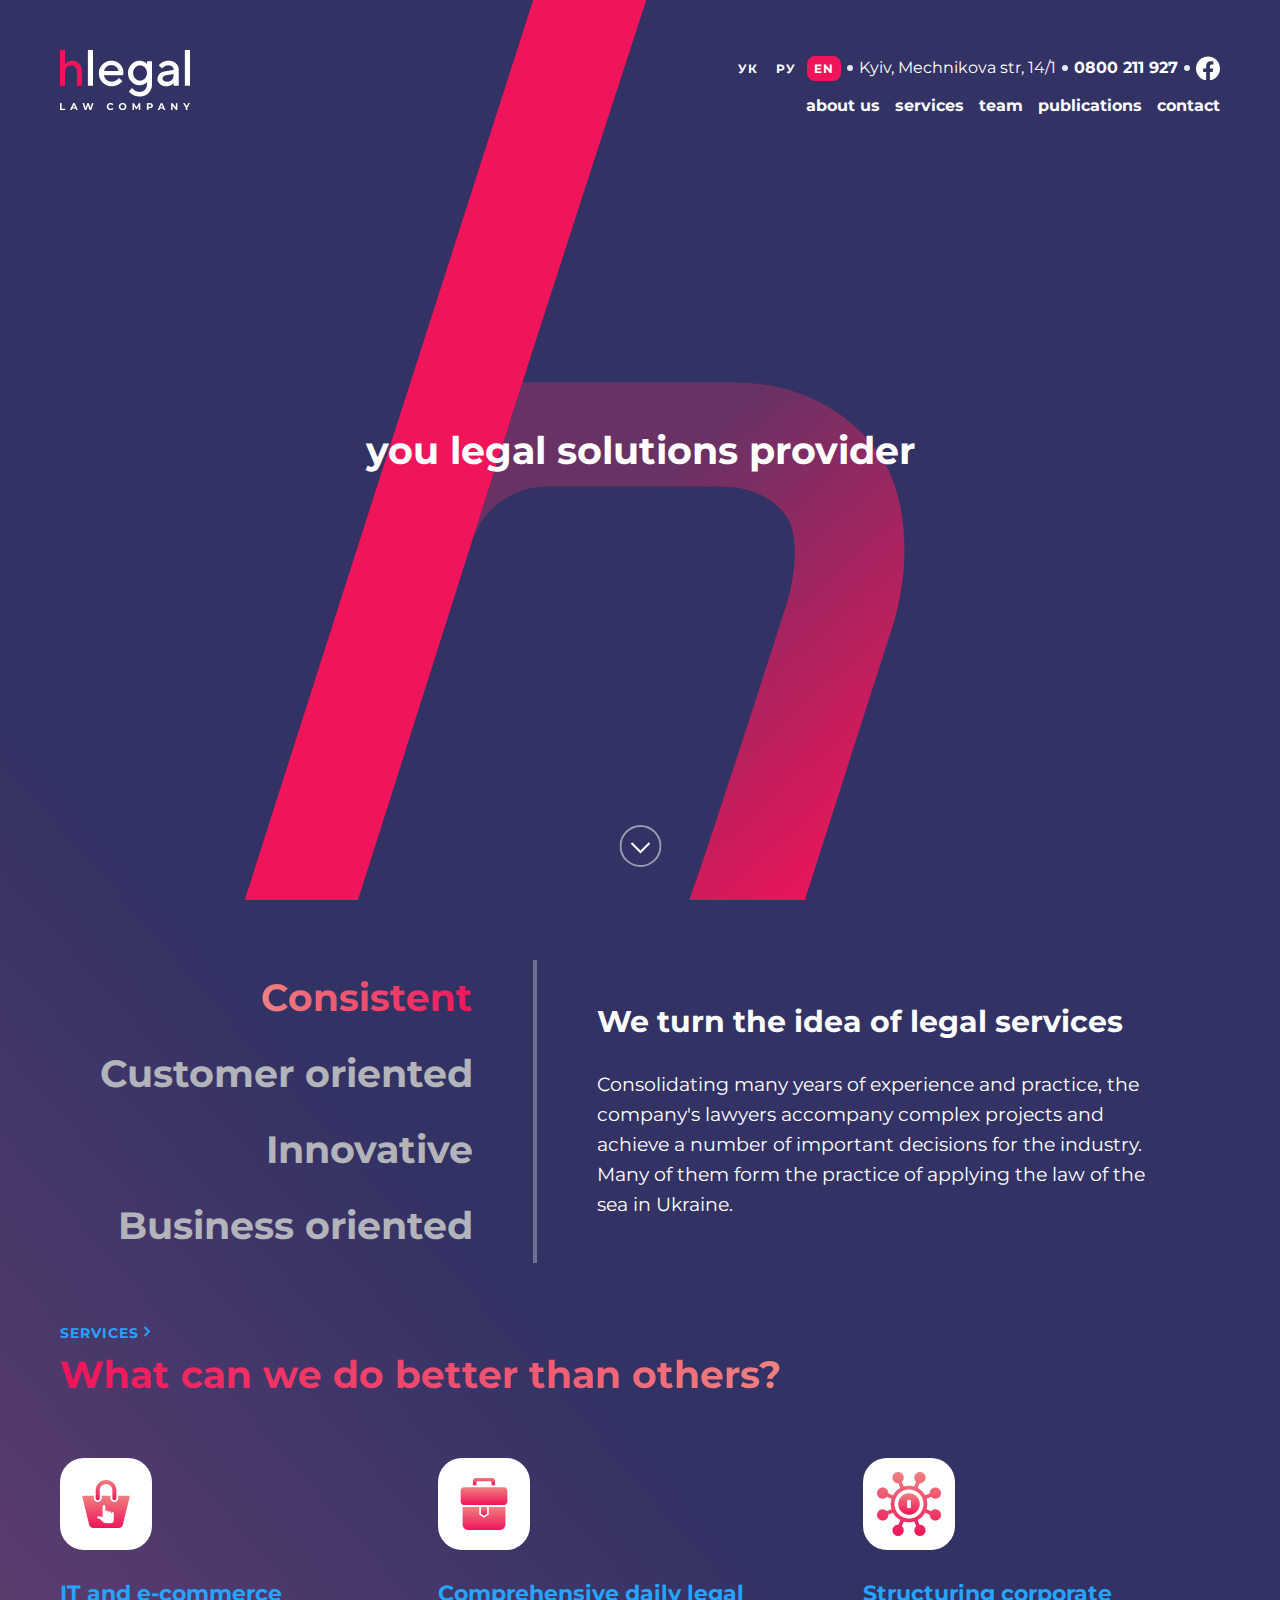
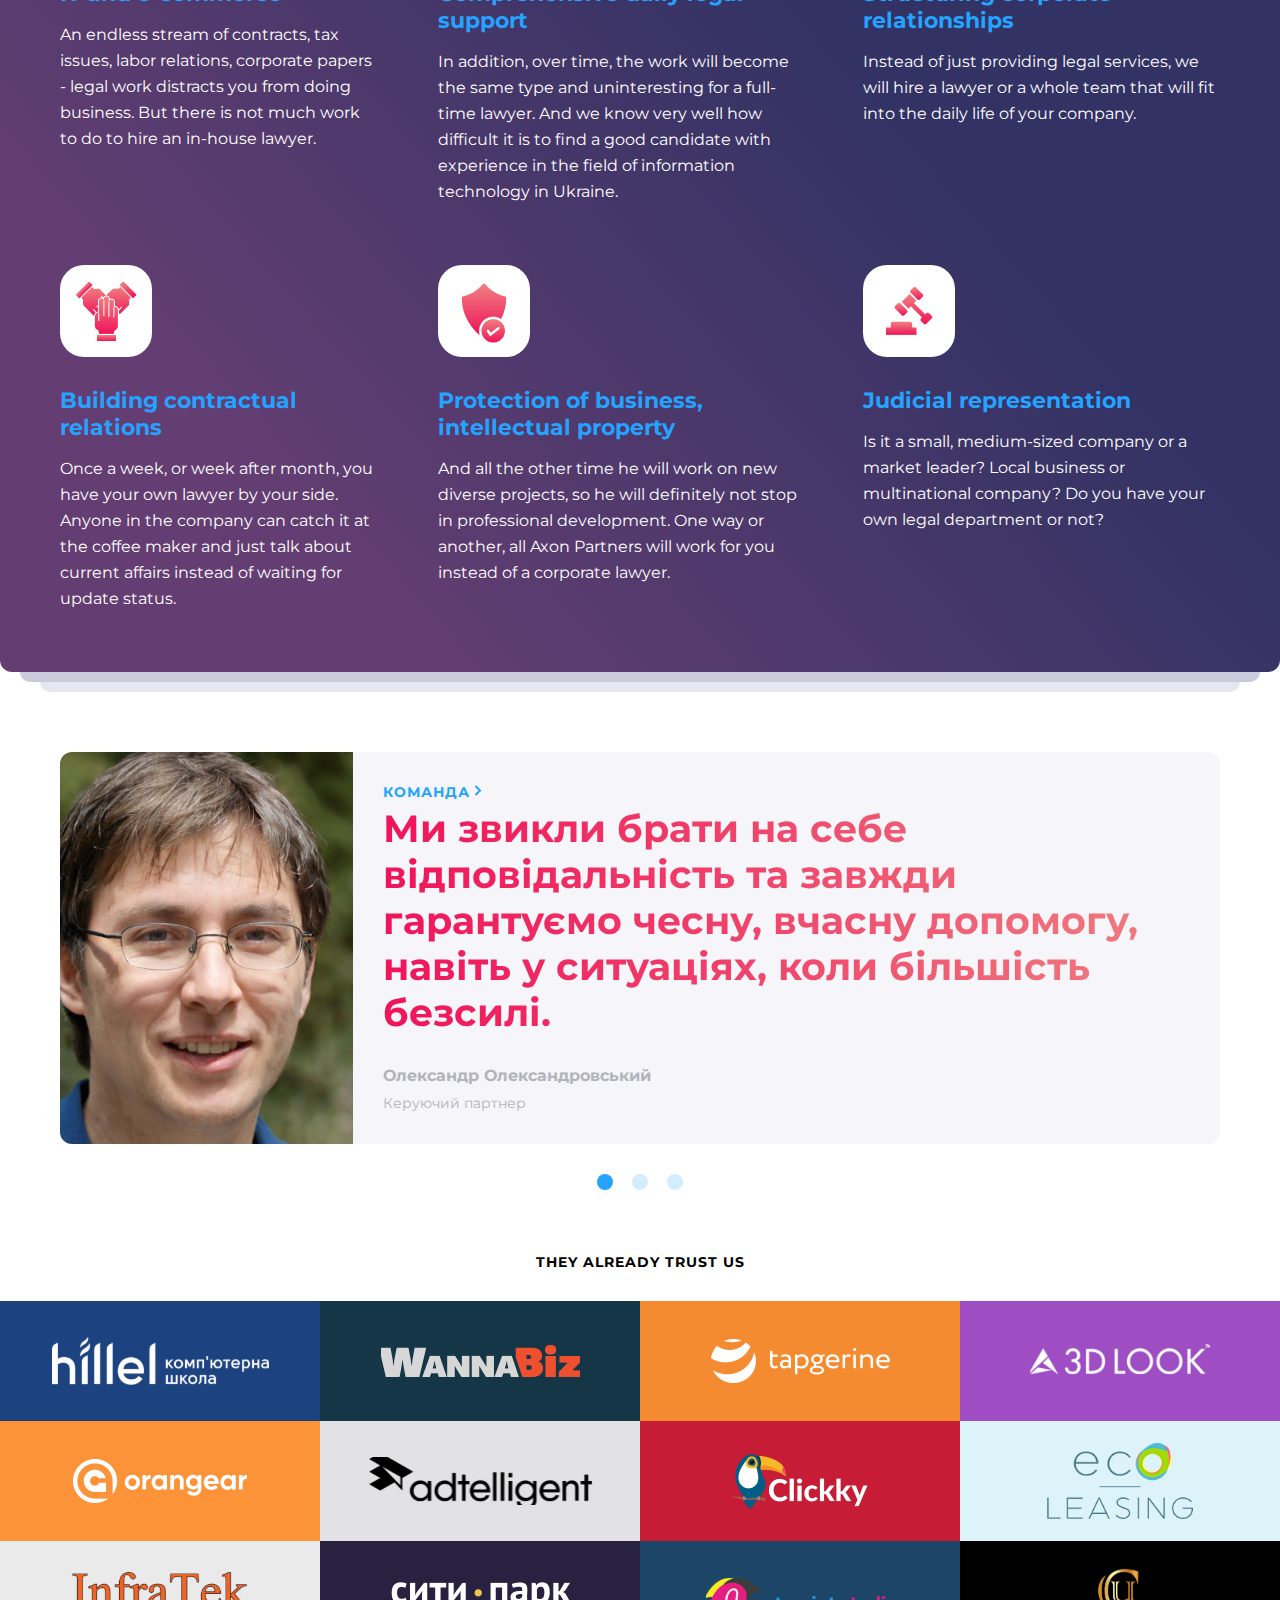
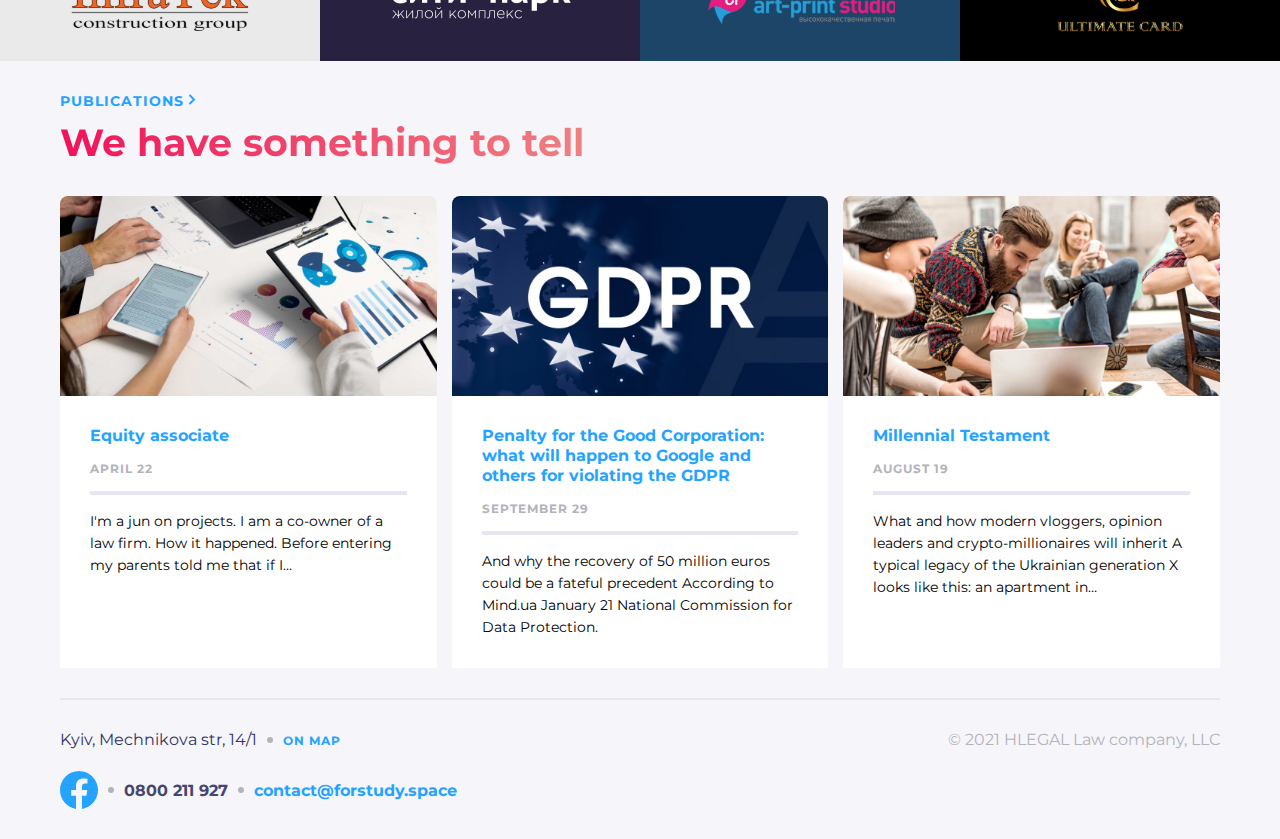
<file: pages/index.html>
<!doctype html>
<html lang="en">
<head>
    <meta charset="UTF-8">
    <meta name="viewport"
          content="width=device-width, user-scalable=no, initial-scale=1.0, maximum-scale=1.0, minimum-scale=1.0">
    <meta http-equiv="X-UA-Compatible" content="ie=edge">
    <link rel="preconnect" href="https://fonts.googleapis.com">
    <link rel="preconnect" href="https://fonts.gstatic.com" crossorigin>
    <link href="https://fonts.googleapis.com/css2?family=Montserrat:wght@400;700&display=swap" rel="stylesheet">
    <link rel="stylesheet" href="../styles/styles.css">
    <title>Hlegal</title>
</head>
<body>
<div class="section_top">
    <div class="wrapper_header">
        <div class="top_background"></div>
        <p class="top_slogan">you legal solutions provider</p>
        <button>
            <svg width="42" height="42" viewBox="0 0 42 42" fill="none" xmlns="http://www.w3.org/2000/svg">
                <circle opacity="0.5" cx="21" cy="21" r="20" stroke="currentColor" stroke-width="2"/>
                <path d="M12 18L21 27L30 18" stroke="currentColor" stroke-width="2"/>
            </svg>
        </button>
        <header class="header">
            <div class="wrapper_logo">
                <a href="../pages/index.html" class="header_logo"></a>
            </div>
            <div class="contacts">
                <div class="wrapper_languages">
                    <a href="#">УК</a>
                    <a href="#">РУ</a>
                    <a href="#">EN</a>
                </div>
                <div class="separate"></div>
                <p>Kyiv, Mechnikova str, 14/1</p>
                <div class="separate"></div>
                <a href="#">0800 211 927</a>
                <div class="separate"></div>
                <a class="social_media_icon" href="#">
                    <svg>
                        <path xmlns="http://www.w3.org/2000/svg"
                          d="M24 12.5733C24 5.90541 18.6274 0.5 12 0.5C5.37258 0.5 0 5.90541 0 12.5733C0 18.5995 4.38823 23.5943 10.125 24.5V16.0633H7.07813V12.5733H10.125V9.91343C10.125 6.88755 11.9165 5.21615 14.6576 5.21615C15.9705 5.21615 17.3438 5.45195 17.3438 5.45195V8.42313H15.8306C14.3399 8.42313 13.875 9.35379 13.875 10.3086V12.5733H17.2031L16.6711 16.0633H13.875V24.5C19.6118 23.5943 24 18.5995 24 12.5733Z"
                          fill="currentColor"/>
                    </svg>
                </a>
            </div>
            <nav>
                <ul>
                    <li>
                        <a href="../pages/about.html">about us</a>
                    </li>
                    <li>
                        <a href="#">services</a>
                    </li>
                    <li>
                        <a href="../pages/team.html">team</a>
                    </li>
                    <li>
                        <a href="#">publications</a>
                    </li>
                    <li>
                        <a href="../pages/contact.html">contact</a>
                    </li>
                </ul>
            </nav>
            <div class="burger">
                <svg width="32" height="33" viewBox="0 0 32 33" fill="none" xmlns="http://www.w3.org/2000/svg">
                    <path d="M7 10.5H25" stroke="white" stroke-width="2"/>
                    <path d="M7 16.5H25" stroke="white" stroke-width="2"/>
                    <path d="M7 22.5H25" stroke="white" stroke-width="2"/>
                </svg>
            </div>
        </header>
    </div>
    <div class="wrapper_experience">
        <div class="wrapper_experience_list">
            <p>Consistent</p>
            <p>Customer oriented</p>
            <p>Innovative</p>
            <p>Business oriented</p>
        </div>
        <div class="wrapper_experience_text">
            <h3>We turn the idea of legal services</h3>
            <p>Consolidating many years of experience and practice, the company's lawyers accompany complex projects and
                achieve a number of important decisions for the industry. Many of them form the practice of applying the
                law of the sea in Ukraine.</p>
        </div>
    </div>
    <div class="wrapper_practice">
        <div class="practice_title">
            <a href="#">services
                <svg width="12" height="13" viewBox="0 0 12 13" fill="none" xmlns="http://www.w3.org/2000/svg">
                    <path d="M3.5 2L8 6.5L3.5 11" stroke="currentColor" stroke-width="2"/>
                </svg>
            </a>
            <h2>What can we do better than others?</h2>
        </div>
        <div class="practice it">
            <div></div>
            <h4>IT and e-commerce</h4>
            <p>An endless stream of contracts, tax issues, labor relations, corporate papers - legal work distracts you
                from doing business. But there is not much work to do to hire an in-house lawyer.</p>
        </div>
        <div class="practice daily">
            <div></div>
            <h4>Comprehensive daily
                legal support</h4>
            <p>In addition, over time, the work will become the same type and uninteresting for a full-time lawyer. And
                we know very well how difficult it is to find a good candidate with experience in the field of
                information technology in Ukraine.</p>
        </div>
        <div class="practice corporate">
            <div></div>
            <h4>Structuring corporate relationships</h4>
            <p>Instead of just providing legal services, we will hire a lawyer or a whole team that will fit into the
                daily life of your company.</p>
        </div>
        <div class="practice contractual">
            <div></div>
            <h4>Building contractual relations</h4>
            <p>Once a week, or week after month, you have your own lawyer by your side. Anyone in the company can catch
                it at the coffee maker and just talk about current affairs instead of waiting for update status.</p>
        </div>
        <div class="practice protection">
            <div></div>
            <h4>Protection of business, intellectual property</h4>
            <p>And all the other time he will work on new diverse projects, so he will definitely not stop in
                professional development. One way or another, all Axon Partners will work for you instead of a corporate
                lawyer.</p>
        </div>
        <div class="practice judicial">
            <div></div>
            <h4>Judicial representation</h4>
            <p>Is it a small, medium-sized company or a market leader? Local business or multinational company? Do you
                have your own legal department or not?</p>
        </div>
    </div>
</div>
<div class="wrapper_header_shadow"></div>
<div class="wrapper_header_shadow2"></div>

<div class="section_team">
    <div class="wrapper_team">
        <div class="wrapper_team_img">
            <img src="../images/home/team_oleksandr.jpg" alt="">
        </div>
        <div class="team_title">
            <a href="../pages/team.html">команда
                <svg width="12" height="13" viewBox="0 0 12 13" fill="none" xmlns="http://www.w3.org/2000/svg">
                    <path d="M3.5 2L8 6.5L3.5 11" stroke="currentColor" stroke-width="2"/>
                </svg>
            </a>
            <h2>Ми звикли брати на себе відповідальність та завжди гарантуємо чесну, вчасну допомогу, навіть у
                ситуаціях, коли більшість безсилі.</h2>
            <h4>Олександр Олександровський</h4>
            <p>Керуючий партнер</p>
        </div>
    </div>
    <div class="team_paginator">
        <div class="paginator"></div>
        <div class="paginator"></div>
        <div class="paginator"></div>
    </div>
</div>

<div class="section_clients">
    <h3>They already trust us</h3>
    <div class="wrapper_clients">
        <div class="client_hillel"></div>
        <div class="client_wannabiz"></div>
        <div class="client_tapgerine"></div>
        <div class="client_3dlook"></div>
        <div class="client_orangear"></div>
        <div class="client_adtelligent"></div>
        <div class="client_clickky"></div>
        <div class="client_eco"></div>
        <div class="client_infatek"></div>
        <div class="client_citypark"></div>
        <div class="client_art"></div>
        <div class="client_ultimate"></div>
    </div>
</div>
<div class="section_publications">
    <div class="wrapper_publications">
        <div class="publications_title">
            <a href="#">Publications
                <svg width="12" height="13" viewBox="0 0 12 13" fill="none" xmlns="http://www.w3.org/2000/svg">
                    <path d="M3.5 2L8 6.5L3.5 11" stroke="currentColor" stroke-width="2"/>
                </svg>
            </a>
            <h2>We have something to tell</h2>
        </div>
        <a class="publication item_1" href="#">
            <div class="publication_img">
                <img src="../images/home/publication_1.jpg" alt="#">
            </div>
            <div class="publication_content">
                <h4>Equity associate</h4>
                <p class="publication_data">April 22</p>
                <div class="publication_line"></div>
                <p class="publication_text">I'm a jun on projects. I am a co-owner of a law firm. How it happened.
                    Before entering my parents told me that if I…</p>
            </div>
        </a>
        <a class="publication item_2" href="#">
            <div class="publication_img">
                <img src="../images/home/publication_2.jpg" alt="#">
            </div>
            <div class="publication_content">
                <h4>Penalty for the Good Corporation: what will happen to Google and others for violating the GDPR</h4>
                <p class="publication_data">September 29</p>
                <div class="publication_line"></div>
                <p class="publication_text">And why the recovery of 50 million euros could be a fateful precedent
                    According to Mind.ua January 21 National Commission for Data Protection.</p>
            </div>
        </a>
        <a class="publication item_3" href="#">
            <div class="publication_img">
                <img src="../images/home/publication_3.jpg" alt="#">
            </div>
            <div class="publication_content">
                <h4>Millennial Testament</h4>
                <p class="publication_data">August 19</p>
                <div class="publication_line"></div>
                <p class="publication_text">What and how modern vloggers, opinion leaders and crypto-millionaires will
                    inherit A typical legacy of the Ukrainian generation X looks like this: an apartment in…</p>
            </div>
        </a>
    </div>
</div>

<div class="section_footer">
    <footer>
        <div class="footer_separate">
        </div>
        <div class="footer_contacts_address">
            <p>Kyiv, Mechnikova str, 14/1</p>
            <div class="separate"></div>
            <a href="#">on map</a>
        </div>
        <div class="footer_contacts_other">
            <a class="social_media_icon" href="#">
                <svg>
                    <svg width="38" height="38" viewBox="0 0 38 38" fill="none" xmlns="http://www.w3.org/2000/svg">
                        <path d="M38 19.1161C38 8.55857 29.4934 0 19 0C8.50658 0 0 8.55857 0 19.1161C0 28.6575 6.94803 36.5659 16.0312 38V24.6419H11.207V19.1161H16.0312V14.9046C16.0312 10.1136 18.8678 7.46723 23.2078 7.46723C25.2866 7.46723 27.4609 7.84059 27.4609 7.84059V12.545H25.0651C22.7048 12.545 21.9688 14.0185 21.9688 15.5302V19.1161H27.2383L26.3959 24.6419H21.9688V38C31.052 36.5659 38 28.6575 38 19.1161Z"
                              fill="currentColor"/>
                    </svg>
                </svg>
            </a>
            <div class="separate"></div>
            <p>0800 211 927</p>
            <div class="separate"></div>
            <a href="#">contact@forstudy.space</a>
        </div>
        <div class="footer_trademark">
            <p>© 2021 HLEGAL Law company, LLC</p>
        </div>
    </footer>
</div>
</body>
</html>
</file>
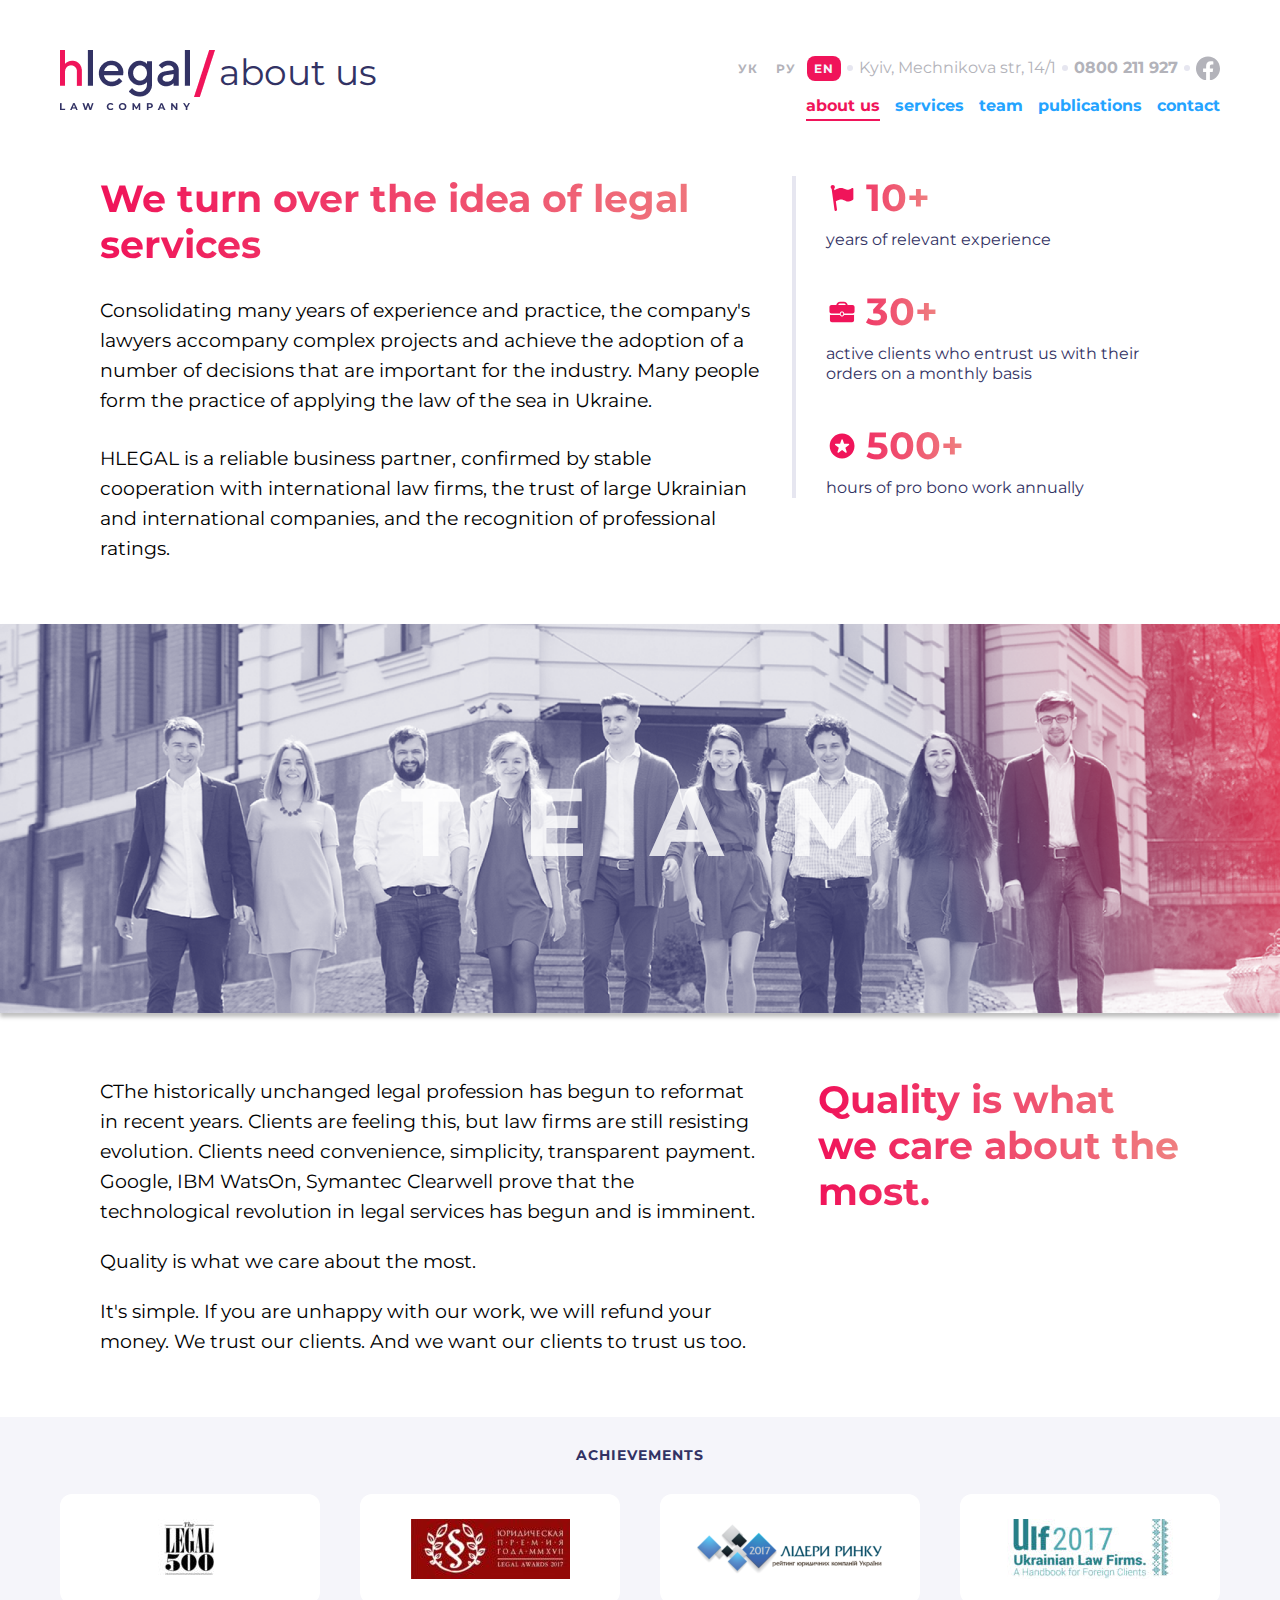
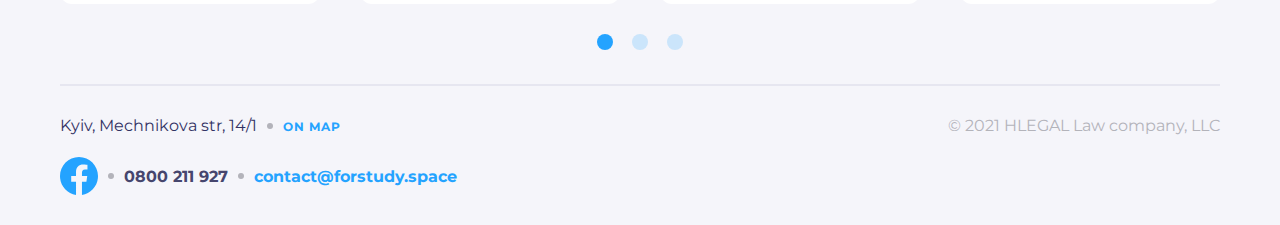
<file: pages/about.html>
<!DOCTYPE html>
<html lang="en">
<head>
    <meta charset="UTF-8">
    <link rel="stylesheet" href="../styles/styles.css">
    <link rel="stylesheet" href="../styles/style_about.css">
    <link rel="preconnect" href="https://fonts.googleapis.com">
    <link rel="preconnect" href="https://fonts.gstatic.com" crossorigin>
    <link href="https://fonts.googleapis.com/css2?family=Montserrat:wght@400;700&display=swap" rel="stylesheet">
    <title>About Us</title>
</head>
<body>
<header class="header_white">
    <div class="wrapper_logo">
        <a href="../pages/index.html" class="header_logo"></a>
        <div class="slash"></div>
        <p>about us</p>
    </div>
    <div class="contacts">
        <div class="wrapper_languages">
            <a href="#">УК</a>
            <a href="#">РУ</a>
            <a href="#">EN</a>
        </div>
        <div class="separate"></div>
        <p>Kyiv, Mechnikova str, 14/1</p>
        <div class="separate"></div>
        <a href="#">0800 211 927</a>
        <div class="separate"></div>
        <a class="social_media_icon" href="#">
            <svg>
                <path xmlns="http://www.w3.org/2000/svg"
                      d="M24 12.5733C24 5.90541 18.6274 0.5 12 0.5C5.37258 0.5 0 5.90541 0 12.5733C0 18.5995 4.38823 23.5943 10.125 24.5V16.0633H7.07813V12.5733H10.125V9.91343C10.125 6.88755 11.9165 5.21615 14.6576 5.21615C15.9705 5.21615 17.3438 5.45195 17.3438 5.45195V8.42313H15.8306C14.3399 8.42313 13.875 9.35379 13.875 10.3086V12.5733H17.2031L16.6711 16.0633H13.875V24.5C19.6118 23.5943 24 18.5995 24 12.5733Z"
                      fill="currentColor"/>
            </svg>
        </a>
    </div>
    <nav>
        <ul>
            <li>
                <a class="selected" href="#">about us</a>
            </li>
            <li>
                <a href="#">services</a>
            </li>
            <li>
                <a href="../pages/team.html">team</a>
            </li>
            <li>
                <a href="#">publications</a>
            </li>
            <li>
                <a href="../pages/contact.html">contact</a>
            </li>
        </ul>
    </nav>
    <div class="burger">
        <svg width="32" height="33" viewBox="0 0 32 33" fill="none" xmlns="http://www.w3.org/2000/svg">
            <path d="M7 10.5H25" stroke="currentColor" stroke-width="2"/>
            <path d="M7 16.5H25" stroke="currentColor" stroke-width="2"/>
            <path d="M7 22.5H25" stroke="currentColor" stroke-width="2"/>
        </svg>
    </div>
</header>

<div class="section_intro">
    <div class="intro_text">
        <h2>We turn over the idea of legal services</h2>
        <p>Consolidating many years of experience and practice, the company's lawyers accompany complex projects and
            achieve the adoption of a number of decisions that are important for the industry. Many people form the
            practice of applying the law of the sea in Ukraine.</p>
        <p>HLEGAL is a reliable business partner, confirmed by stable cooperation with international law firms, the
            trust of large Ukrainian and international companies, and the recognition of professional ratings.</p>
    </div>
    <div class="intro_advantages">
        <div>
            <div class="advantages heading_1">10+</div>
            <p>years of relevant experience</p>
        </div>
        <div>
            <div class="advantages heading_2">30+</div>
            <p>active clients who entrust us with their orders on a monthly basis</p>
        </div>
        <div>
            <div class="advantages heading_3">500+</div>
            <p>hours of pro bono work annually</p>
        </div>
    </div>
</div>
<div class="section_cover">
    <img src="../images/home/Team.png" alt="">
    <p>TEA<span>M</span></p>
</div>
<div class="section_about">
    <div class="about_text">
        <p>CThe historically unchanged legal profession has begun to reformat in recent years. Clients are feeling this,
            but law firms are still resisting evolution. Clients need convenience, simplicity, transparent payment.
            Google, IBM WatsOn, Symantec Clearwell prove that the technological revolution in legal services has begun
            and is imminent.
        </p>
        <p>Quality is what we care about the most.
        </p>
        <p>It's simple. If you are unhappy with our work, we will refund your money. We trust our clients. And we want
            our clients to trust us too.
        </p>
    </div>
    <div class="about_title">
        <h2>
            Quality is what we care about the most.
        </h2>
    </div>
</div>
<div class="section_achievements">
    <div class="section_achievements_wrapper">
        <h3>ACHIEVEMENTS</h3>
        <div class="wrapper_achievements">
            <a class="achievements">
                <img src="../images/about/Achievment-1.png" alt="#">
            </a>
            <a class="achievements">
                <img src="../images/about/Achievment-2.png" alt="#">
            </a>
            <a class="achievements">
                <img src="../images/about/Achievment-3.png" alt="#">
            </a>
            <a class="achievements">
                <img src="../images/about/Achievment-4.png" alt="#">
            </a>
        </div>
         <div class="team_paginator">
            <div class="paginator"></div>
            <div class="paginator"></div>
            <div class="paginator"></div>
            <div class="paginator"></div>
            <div class="paginator"></div>
         </div>
    </div>
</div>
<div class="section_footer_other">
    <footer>
        <div class="footer_separate">
        </div>
        <div class="footer_contacts_address">
            <p>Kyiv, Mechnikova str, 14/1</p>
            <div class="separate"></div>
            <a href="#">on map</a>
        </div>
        <div class="footer_contacts_other">
            <a class="social_media_icon" href="#">
                <svg>
                    <svg width="38" height="38" viewBox="0 0 38 38" fill="none" xmlns="http://www.w3.org/2000/svg">
                        <path d="M38 19.1161C38 8.55857 29.4934 0 19 0C8.50658 0 0 8.55857 0 19.1161C0 28.6575 6.94803 36.5659 16.0312 38V24.6419H11.207V19.1161H16.0312V14.9046C16.0312 10.1136 18.8678 7.46723 23.2078 7.46723C25.2866 7.46723 27.4609 7.84059 27.4609 7.84059V12.545H25.0651C22.7048 12.545 21.9688 14.0185 21.9688 15.5302V19.1161H27.2383L26.3959 24.6419H21.9688V38C31.052 36.5659 38 28.6575 38 19.1161Z"
                              fill="currentColor"/>
                    </svg>
                </svg>
            </a>
            <div class="separate"></div>
            <p>0800 211 927</p>
            <div class="separate"></div>
            <a href="#">contact@forstudy.space</a>
        </div>
        <div class="footer_trademark">
            <p>© 2021 HLEGAL Law company, LLC</p>
        </div>
    </footer>
</div>
</body>
</html>
</file>
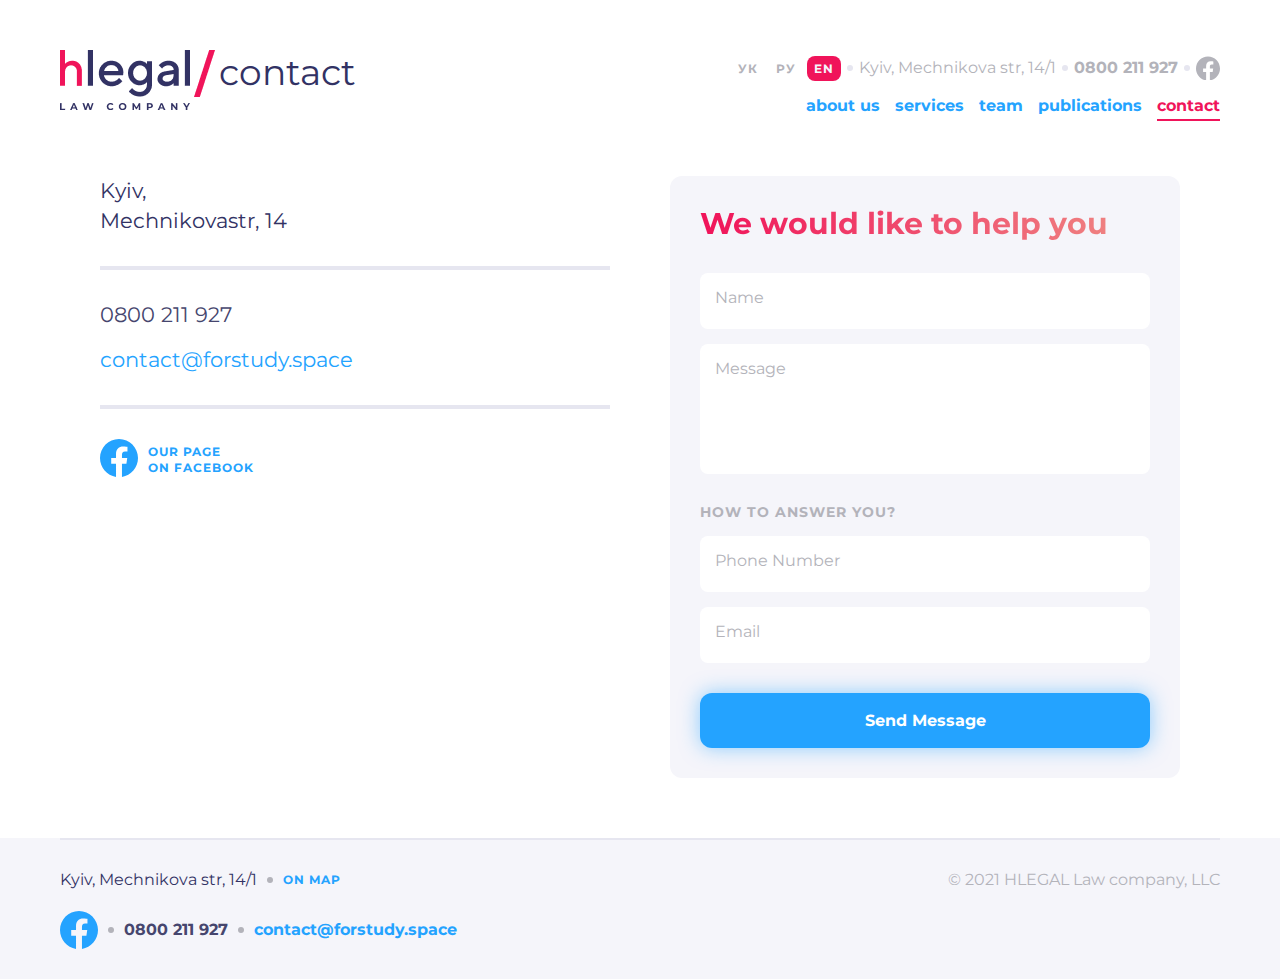
<file: pages/contact.html>
<!DOCTYPE html>
<html lang="en">
<head>
    <meta charset="UTF-8">
    <link rel="stylesheet" href="../styles/styles.css">
    <link rel="stylesheet" href="../styles/style_contact.css">
    <link rel="preconnect" href="https://fonts.googleapis.com">
    <link rel="preconnect" href="https://fonts.gstatic.com" crossorigin>
    <link href="https://fonts.googleapis.com/css2?family=Montserrat:wght@400;700&display=swap" rel="stylesheet">

    <title>Contact</title>
</head>
<body>
<div class="wrapper_page">
<header class="header_white">
    <div class="wrapper_logo">
        <a href="../pages/index.html" class="header_logo"></a>
        <div class="slash"></div>
        <p>contact</p>
    </div>
    <div class="contacts">
        <div class="wrapper_languages">
            <a href="#">УК</a>
            <a href="#">РУ</a>
            <a href="#">EN</a>
        </div>
        <div class="separate"></div>
        <p>Kyiv, Mechnikova str, 14/1</p>
        <div class="separate"></div>
        <a href="#">0800 211 927</a>
        <div class="separate"></div>
        <a class="social_media_icon" href="#">
            <svg>
                <path xmlns="http://www.w3.org/2000/svg"
                      d="M24 12.5733C24 5.90541 18.6274 0.5 12 0.5C5.37258 0.5 0 5.90541 0 12.5733C0 18.5995 4.38823 23.5943 10.125 24.5V16.0633H7.07813V12.5733H10.125V9.91343C10.125 6.88755 11.9165 5.21615 14.6576 5.21615C15.9705 5.21615 17.3438 5.45195 17.3438 5.45195V8.42313H15.8306C14.3399 8.42313 13.875 9.35379 13.875 10.3086V12.5733H17.2031L16.6711 16.0633H13.875V24.5C19.6118 23.5943 24 18.5995 24 12.5733Z"
                      fill="currentColor"/>
            </svg>
        </a>
    </div>
    <nav>
        <ul>
            <li>
                <a href="../pages/about.html">about us</a>
            </li>
            <li>
                <a href="#">services</a>
            </li>
            <li>
                <a href="../pages/team.html">team</a>
            </li>
            <li>
                <a href="#">publications</a>
            </li>
            <li>
                <a class="selected" href="../pages/contact.html">contact</a>
            </li>
        </ul>
    </nav>
    <div class="burger">
        <svg width="32" height="33" viewBox="0 0 32 33" fill="none" xmlns="http://www.w3.org/2000/svg">
            <path d="M7 10.5H25" stroke="currentColor" stroke-width="2"/>
            <path d="M7 16.5H25" stroke="currentColor" stroke-width="2"/>
            <path d="M7 22.5H25" stroke="currentColor" stroke-width="2"/>
        </svg>
    </div>
</header>

<div class="section_form">
    <div class="form_wrapper_contacts">
        <p>Kyiv, <br>
            Mechnikovastr, 14</p>
        <div class="separate_line"></div>
        <div class="tel_mail">
        <p class="contacts_tel">0800 211 927</p>
        <a class="contacts_mail" href="#">contact@forstudy.space</a>
        </div>
        <div class="separate_line"></div>
        <a class="contacts_social_media" href="#">
            <svg width="38" height="38" viewBox="0 0 38 38" fill="none" xmlns="http://www.w3.org/2000/svg">
                <g clip-path="url(#clip0_22724_6600)">
                    <path d="M38 19.1161C38 8.55857 29.4934 0 19 0C8.50658 0 0 8.55857 0 19.1161C0 28.6575 6.94803 36.5659 16.0312 38V24.6419H11.207V19.1161H16.0312V14.9046C16.0312 10.1136 18.8678 7.46723 23.2078 7.46723C25.2866 7.46723 27.4609 7.84059 27.4609 7.84059V12.545H25.0651C22.7048 12.545 21.9688 14.0185 21.9688 15.5302V19.1161H27.2383L26.3959 24.6419H21.9688V38C31.052 36.5659 38 28.6575 38 19.1161Z" fill="currentColor"/>
                </g>
                <defs>
                    <clipPath id="clip0_22724_6600">
                        <rect width="38" height="38" fill="white"/>
                    </clipPath>
                </defs>
            </svg>
            <p> Our page <br>on facebook</p>
        </a>
    </div>
    <form action="https://fom.in.ua/echo" method="get" class="wrapper_form">
        <h1>We would like to help you</h1>
        <div class="form_about">
            <div class="form_input">
                <input type="text" name="name" id="name" required>
                <label for="name">Name</label>
            </div>
            <div class="form_text_area">
                <textarea name="message" id="message" required></textarea>
                <label for="message">Message</label>
            </div>
        </div>

        <div class="contacts">
            <h3>How to answer you?</h3>
            <div class="form_input">
                <input type="text" name="phone_number" id="phone_number" required>
                <label for="phone_number">Phone Number</label>
            </div>
            <div class="form_input">
                <input type="email" name="mail" id="mail" required>
                <label for="mail">Email</label>

            </div>
        </div>
        <div class="button">
            <button type="submit">Send Message</button>
        </div>
    </form>
</div>
<div class="section_footer_other">
    <footer>
        <div class="footer_separate">
        </div>
        <div class="footer_contacts_address">
            <p>Kyiv, Mechnikova str, 14/1</p>
            <div class="separate"></div>
            <a href="#">on map</a>
        </div>
        <div class="footer_contacts_other">
            <a class="social_media_icon" href="#">
                <svg>
                    <svg width="38" height="38" viewBox="0 0 38 38" fill="none" xmlns="http://www.w3.org/2000/svg">
                        <path d="M38 19.1161C38 8.55857 29.4934 0 19 0C8.50658 0 0 8.55857 0 19.1161C0 28.6575 6.94803 36.5659 16.0312 38V24.6419H11.207V19.1161H16.0312V14.9046C16.0312 10.1136 18.8678 7.46723 23.2078 7.46723C25.2866 7.46723 27.4609 7.84059 27.4609 7.84059V12.545H25.0651C22.7048 12.545 21.9688 14.0185 21.9688 15.5302V19.1161H27.2383L26.3959 24.6419H21.9688V38C31.052 36.5659 38 28.6575 38 19.1161Z"
                              fill="currentColor"/>
                    </svg>
                </svg>
            </a>
            <div class="separate"></div>
            <p>0800 211 927</p>
            <div class="separate"></div>
            <a href="#">contact@forstudy.space</a>
        </div>
        <div class="footer_trademark">
            <p>© 2021 HLEGAL Law company, LLC</p>
        </div>
    </footer>
    </div>
</div>
</body>
</html>
</file>
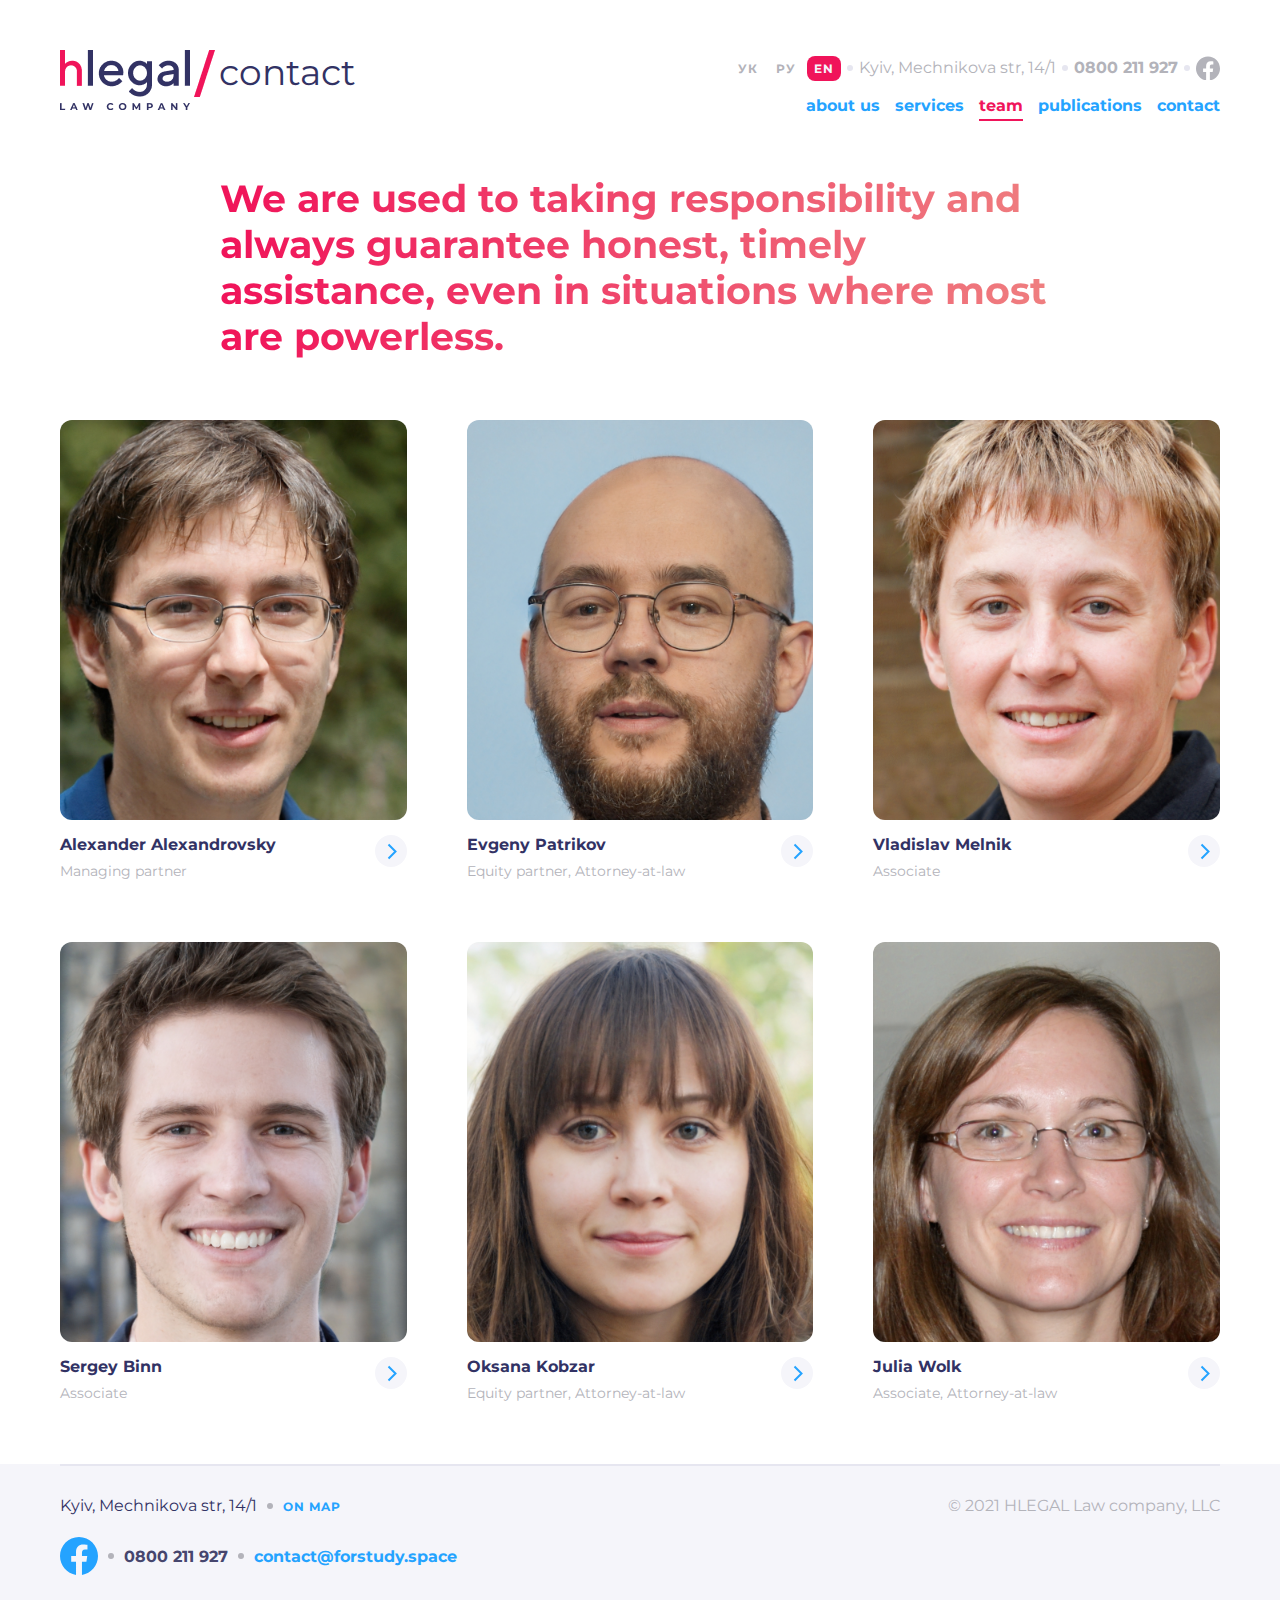
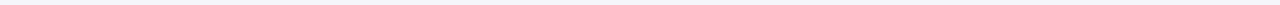
<file: pages/team.html>
<!DOCTYPE html>
<html lang="en">
<head>
    <meta charset="UTF-8">
    <link rel="stylesheet" href="../styles/styles.css">
    <link rel="stylesheet" href="../styles/style_team.css">
    <link rel="preconnect" href="https://fonts.googleapis.com">
    <link rel="preconnect" href="https://fonts.gstatic.com" crossorigin>
    <link href="https://fonts.googleapis.com/css2?family=Montserrat:wght@400;700&display=swap" rel="stylesheet">
    <title>Team</title>
</head>
<body>
<div class="wrapper_page">
<header class="header_white">
    <div class="wrapper_logo">
        <a href="../pages/index.html" class="header_logo"></a>
        <div class="slash"></div>
        <p>contact</p>
    </div>
    <div class="contacts">
        <div class="wrapper_languages">
            <a href="#">УК</a>
            <a href="#">РУ</a>
            <a href="#">EN</a>
        </div>
        <div class="separate"></div>
        <p>Kyiv, Mechnikova str, 14/1</p>
        <div class="separate"></div>
        <a href="#">0800 211 927</a>
        <div class="separate"></div>
        <a class="social_media_icon" href="#">
            <svg>
                <path xmlns="http://www.w3.org/2000/svg"
                      d="M24 12.5733C24 5.90541 18.6274 0.5 12 0.5C5.37258 0.5 0 5.90541 0 12.5733C0 18.5995 4.38823 23.5943 10.125 24.5V16.0633H7.07813V12.5733H10.125V9.91343C10.125 6.88755 11.9165 5.21615 14.6576 5.21615C15.9705 5.21615 17.3438 5.45195 17.3438 5.45195V8.42313H15.8306C14.3399 8.42313 13.875 9.35379 13.875 10.3086V12.5733H17.2031L16.6711 16.0633H13.875V24.5C19.6118 23.5943 24 18.5995 24 12.5733Z"
                      fill="currentColor"/>
            </svg>
        </a>
    </div>
    <nav>
        <ul>
            <li>
                <a href="../pages/about.html">about us</a>
            </li>
            <li>
                <a href="#">services</a>
            </li>
            <li>
                <a class="selected" href="../pages/team.html">team</a>
            </li>
            <li>
                <a href="#">publications</a>
            </li>
            <li>
                <a href="../pages/contact.html">contact</a>
            </li>
        </ul>
    </nav>
    <div class="burger">
        <svg width="32" height="33" viewBox="0 0 32 33" fill="none" xmlns="http://www.w3.org/2000/svg">
            <path d="M7 10.5H25" stroke="currentColor" stroke-width="2"/>
            <path d="M7 16.5H25" stroke="currentColor" stroke-width="2"/>
            <path d="M7 22.5H25" stroke="currentColor" stroke-width="2"/>
        </svg>
    </div>
</header>
<div class="wrapper_title">
    <h1>We are used to taking responsibility and always guarantee honest, timely assistance, even in situations where most
    are powerless.</h1>
</div>
<div class="section_team_all">
    <a class="wrapper_member">
        <div class="wrapper_member_photo">
            <img src="../images/team/team_1.jpg" alt="">
        </div>
        <div class="member_description">
            <h4>Alexander Alexandrovsky</h4>
            <p>Managing partner</p>
            <svg width="32" height="32" viewBox="0 0 32 32" fill="none" xmlns="http://www.w3.org/2000/svg">
                <circle cx="16" cy="16" r="16" fill="#F5F5FA"/>
                <path d="M13.5 23.5L20.5 16.5L13.5 9.5" stroke="currentColor" stroke-width="2"/>
            </svg>
        </div>
    </a>
    <a class="wrapper_member">
        <div class="wrapper_member_photo">
            <img src="../images/team/team_2.jpg" alt="">
        </div>
        <div class="member_description">
            <h4>Evgeny Patrikov</h4>
            <p>Equity partner, Attorney-at-law</p>
            <svg width="32" height="32" viewBox="0 0 32 32" fill="none" xmlns="http://www.w3.org/2000/svg">
                <circle cx="16" cy="16" r="16" fill="#F5F5FA"/>
                <path d="M13.5 23.5L20.5 16.5L13.5 9.5" stroke="currentColor" stroke-width="2"/>
            </svg>
        </div>
    </a>
    <a class="wrapper_member">
        <div class="wrapper_member_photo">
            <img src="../images/team/team_3.jpg" alt="">
        </div>
        <div class="member_description">
            <h4>Vladislav Melnik</h4>
            <p>Associate</p>
            <svg width="32" height="32" viewBox="0 0 32 32" fill="none" xmlns="http://www.w3.org/2000/svg">
                <circle cx="16" cy="16" r="16" fill="#F5F5FA"/>
                <path d="M13.5 23.5L20.5 16.5L13.5 9.5" stroke="currentColor" stroke-width="2"/>
            </svg>
        </div>
    </a>
    <a class="wrapper_member">
        <div class="wrapper_member_photo">
            <img src="../images/team/team_4.jpg" alt="">
        </div>
        <div class="member_description">
            <h4>Sergey Binn</h4>
            <p>Associate</p>
            <svg width="32" height="32" viewBox="0 0 32 32" fill="none" xmlns="http://www.w3.org/2000/svg">
                <circle cx="16" cy="16" r="16" fill="#F5F5FA"/>
                <path d="M13.5 23.5L20.5 16.5L13.5 9.5" stroke="currentColor" stroke-width="2"/>
            </svg>
        </div>
    </a>
    <a class="wrapper_member">
        <div class="wrapper_member_photo">
            <img src="../images/team/team_5.jpg" alt="">
        </div>
        <div class="member_description">
            <h4>Oksana Kobzar</h4>
            <p>Equity partner, Attorney-at-law</p>
            <svg width="32" height="32" viewBox="0 0 32 32" fill="none" xmlns="http://www.w3.org/2000/svg">
                <circle cx="16" cy="16" r="16" fill="#F5F5FA"/>
                <path d="M13.5 23.5L20.5 16.5L13.5 9.5" stroke="currentColor" stroke-width="2"/>
            </svg>
        </div>
    </a>
    <a class="wrapper_member">
        <div class="wrapper_member_photo">
            <img src="../images/team/team_6.jpg" alt="">
        </div>
        <div class="member_description">
            <h4>Julia Wolk</h4>
            <p>Associate, Attorney-at-law</p>
            <svg width="32" height="32" viewBox="0 0 32 32" fill="none" xmlns="http://www.w3.org/2000/svg">
                <circle cx="16" cy="16" r="16" fill="#F5F5FA"/>
                <path d="M13.5 23.5L20.5 16.5L13.5 9.5" stroke="currentColor" stroke-width="2"/>
            </svg>
        </div>
    </a>
</div>
    <div class="section_footer_other">
        <footer>
            <div class="footer_separate">
            </div>
            <div class="footer_contacts_address">
                <p>Kyiv, Mechnikova str, 14/1</p>
                <div class="separate"></div>
                <a href="#">on map</a>
            </div>
            <div class="footer_contacts_other">
                <a class="social_media_icon" href="#">
                    <svg>
                        <svg width="38" height="38" viewBox="0 0 38 38" fill="none" xmlns="http://www.w3.org/2000/svg">
                            <path d="M38 19.1161C38 8.55857 29.4934 0 19 0C8.50658 0 0 8.55857 0 19.1161C0 28.6575 6.94803 36.5659 16.0312 38V24.6419H11.207V19.1161H16.0312V14.9046C16.0312 10.1136 18.8678 7.46723 23.2078 7.46723C25.2866 7.46723 27.4609 7.84059 27.4609 7.84059V12.545H25.0651C22.7048 12.545 21.9688 14.0185 21.9688 15.5302V19.1161H27.2383L26.3959 24.6419H21.9688V38C31.052 36.5659 38 28.6575 38 19.1161Z"
                                  fill="currentColor"/>
                        </svg>
                    </svg>
                </a>
                <div class="separate"></div>
                <p>0800 211 927</p>
                <div class="separate"></div>
                <a href="#">contact@forstudy.space</a>
            </div>
            <div class="footer_trademark">
                <p>© 2021 HLEGAL Law company, LLC</p>
            </div>
        </footer>
    </div>
</div>
</body>
</html>
</file>
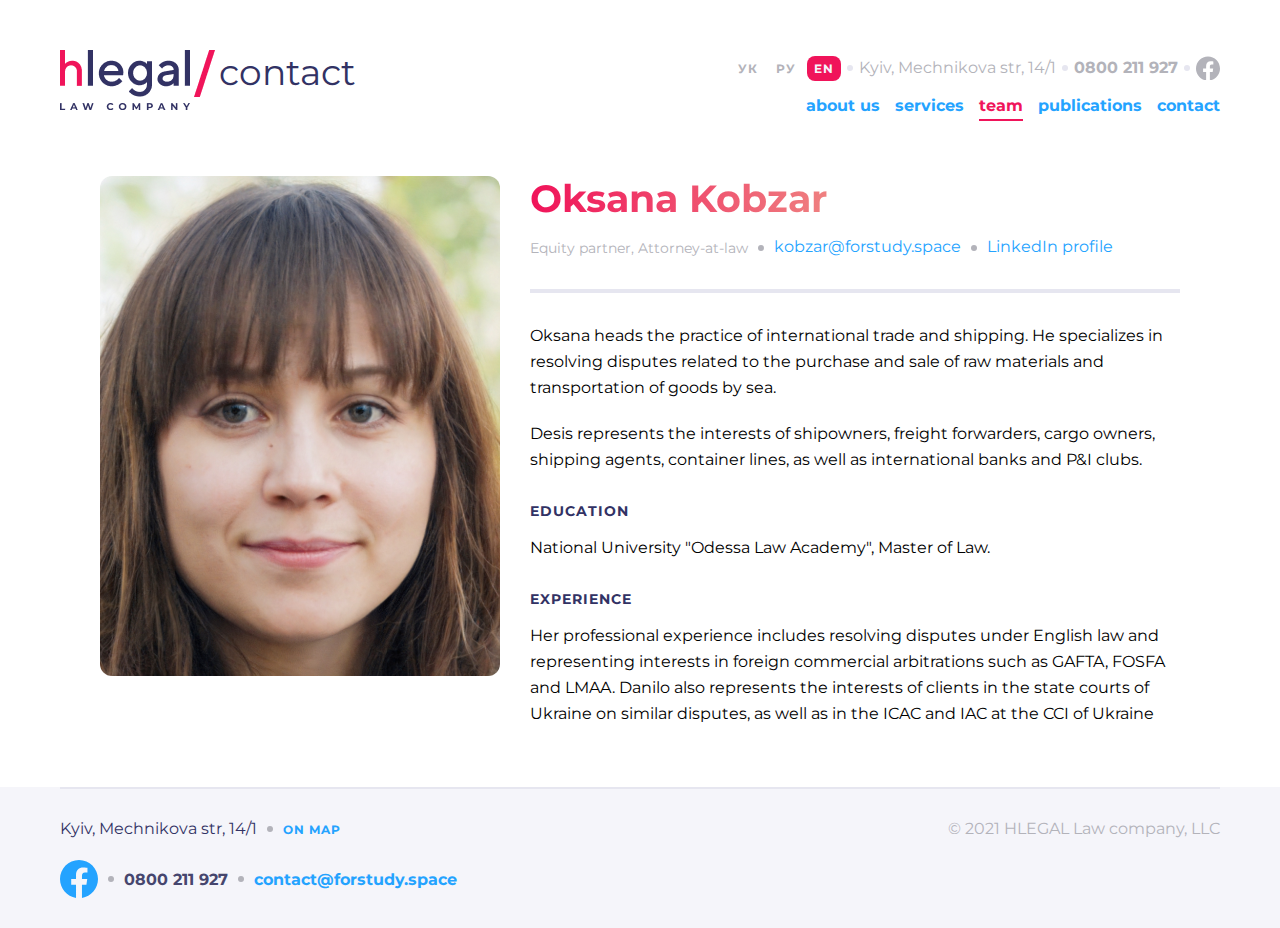
<file: pages/team_kobzar.html>
<!DOCTYPE html>
<html lang="en">
<head>
    <meta charset="UTF-8">
    <link rel="preconnect" href="https://fonts.googleapis.com">
    <link rel="preconnect" href="https://fonts.gstatic.com" crossorigin>
    <link href="https://fonts.googleapis.com/css2?family=Montserrat:wght@400;700&display=swap" rel="stylesheet">
    <link rel="stylesheet" href="../styles/styles.css">
    <link rel="stylesheet" href="../styles/team_kobzar.css">
    <title>Oksana Kobzar</title>
</head>
<body>
<div class="wrapper_page">
    <header class="header_white">
        <div class="wrapper_logo">
            <a href="../pages/index.html" class="header_logo"></a>
            <div class="slash"></div>
            <p>contact</p>
        </div>
        <div class="contacts">
            <div class="wrapper_languages">
                <a href="#">УК</a>
                <a href="#">РУ</a>
                <a href="#">EN</a>
            </div>
            <div class="separate"></div>
            <p>Kyiv, Mechnikova str, 14/1</p>
            <div class="separate"></div>
            <a href="#">0800 211 927</a>
            <div class="separate"></div>
            <a class="social_media_icon" href="#">
                <svg>
                    <path xmlns="http://www.w3.org/2000/svg"
                          d="M24 12.5733C24 5.90541 18.6274 0.5 12 0.5C5.37258 0.5 0 5.90541 0 12.5733C0 18.5995 4.38823 23.5943 10.125 24.5V16.0633H7.07813V12.5733H10.125V9.91343C10.125 6.88755 11.9165 5.21615 14.6576 5.21615C15.9705 5.21615 17.3438 5.45195 17.3438 5.45195V8.42313H15.8306C14.3399 8.42313 13.875 9.35379 13.875 10.3086V12.5733H17.2031L16.6711 16.0633H13.875V24.5C19.6118 23.5943 24 18.5995 24 12.5733Z"
                          fill="currentColor"/>
                </svg>
            </a>
        </div>
        <nav>
            <ul>
                <li>
                    <a href="../pages/about.html">about us</a>
                </li>
                <li>
                    <a href="#">services</a>
                </li>
                <li>
                    <a class="selected" href="../pages/team.html">team</a>
                </li>
                <li>
                    <a href="#">publications</a>
                </li>
                <li>
                    <a href="../pages/contact.html">contact</a>
                </li>
            </ul>
        </nav>
        <div class="burger">
            <svg width="32" height="33" viewBox="0 0 32 33" fill="none" xmlns="http://www.w3.org/2000/svg">
                <path d="M7 10.5H25" stroke="currentColor" stroke-width="2"/>
                <path d="M7 16.5H25" stroke="currentColor" stroke-width="2"/>
                <path d="M7 22.5H25" stroke="currentColor" stroke-width="2"/>
            </svg>
        </div>
    </header>

    <div class="section_member">
        <div class="wrapper_img_member">
            <img src="../images/team/team_5.jpg" alt="">
        </div>
            <div class="profile_header">
                <h1>Oksana Kobzar</h1>
                <div class="profile_contacts">
                    <p>Equity partner, Attorney-at-law</p>
                    <div class="separate"></div>
                    <a href="#">kobzar@forstudy.space</a>
                    <div class="separate"></div>
                    <a href="#">LinkedIn profile</a>
                </div>
            </div>
            <div class="profile_text">
            <div class="separate_line"></div>
            <div>
                <p> <span>Oksana heads the practice of international trade and shipping. He specializes in resolving disputes
                    related to the purchase and sale of raw materials and transportation of goods by sea.</span></p>
                <p>Desis represents the interests of shipowners, freight forwarders, cargo owners, shipping agents,
                    container lines, as well as international banks and P&I clubs.</p>
            </div>
            <div>
                <h3>Education</h3>
                <p>National University "Odessa Law Academy", Master of Law.</p>
            </div>
            <div>
                <h3>Experience</h3>
                <p>Her professional experience includes resolving disputes under English law and representing interests
                    in foreign commercial arbitrations such as GAFTA, FOSFA and LMAA. Danilo also represents the
                    interests of clients in the state courts of Ukraine on similar disputes, as well as in the ICAC and
                    IAC at the CCI of Ukraine</p>
            </div>
            </div>
    </div>

    <div class="section_footer_other">
        <footer>
            <div class="footer_separate">
            </div>
            <div class="footer_contacts_address">
                <p>Kyiv, Mechnikova str, 14/1</p>
                <div class="separate"></div>
                <a href="#">on map</a>
            </div>
            <div class="footer_contacts_other">
                <a class="social_media_icon" href="#">
                    <svg>
                        <svg width="38" height="38" viewBox="0 0 38 38" fill="none" xmlns="http://www.w3.org/2000/svg">
                            <path d="M38 19.1161C38 8.55857 29.4934 0 19 0C8.50658 0 0 8.55857 0 19.1161C0 28.6575 6.94803 36.5659 16.0312 38V24.6419H11.207V19.1161H16.0312V14.9046C16.0312 10.1136 18.8678 7.46723 23.2078 7.46723C25.2866 7.46723 27.4609 7.84059 27.4609 7.84059V12.545H25.0651C22.7048 12.545 21.9688 14.0185 21.9688 15.5302V19.1161H27.2383L26.3959 24.6419H21.9688V38C31.052 36.5659 38 28.6575 38 19.1161Z"
                                  fill="currentColor"/>
                        </svg>
                    </svg>
                </a>
                <div class="separate"></div>
                <p>0800 211 927</p>
                <div class="separate"></div>
                <a href="#">contact@forstudy.space</a>
            </div>
            <div class="footer_trademark">
                <p>© 2021 HLEGAL Law company, LLC</p>
            </div>
        </footer>
    </div>
</div>
</body>
</html>
</file>
<file: styles/styles.css>
*, html, body {
  margin: 0;
  padding: 0;
  text-decoration: none;
  box-sizing: border-box;
  list-style: none;
  font-family: "Montserrat", sans-serif;
}

.header, .header_white {
  max-width: 1600px;
  width: calc(100% - 120px);
  margin: 0 auto;
  padding-top: 50px;
  display: grid;
  grid-template-areas: "logo contacts" "logo nav";
  position: relative;
}
@media screen and (max-width: 956px) {
  .header, .header_white {
    grid-template-areas: "contacts" "logo" "nav";
    justify-items: start;
    row-gap: 30px;
  }
}
@media screen and (max-width: 588px) {
  .header, .header_white {
    width: 100vw;
    justify-items: unset;
    gap: 0;
    grid-template-areas: "contacts contacts" "logo nav";
    padding: 0;
  }
}
.header .wrapper_logo, .header_white .wrapper_logo {
  display: flex;
  padding-bottom: 6px;
  grid-area: logo;
}
@media screen and (max-width: 956px) {
  .header .wrapper_logo, .header_white .wrapper_logo {
    padding: 0;
  }
}
@media screen and (max-width: 588px) {
  .header .wrapper_logo, .header_white .wrapper_logo {
    padding-left: 15px;
  }
}
.header .wrapper_logo .header_logo, .header_white .wrapper_logo .header_logo {
  width: 130px;
  height: 60px;
  background: url("../images/home/Logo_white.png") no-repeat center;
}
@media screen and (max-width: 588px) {
  .header .wrapper_logo .header_logo, .header_white .wrapper_logo .header_logo {
    width: 69px;
    height: 32px;
    margin: 15px 0 10px 0;
    background-size: contain;
  }
}
.header .contacts, .header_white .contacts {
  display: flex;
  align-items: center;
  justify-content: end;
  grid-area: contacts;
}
@media screen and (max-width: 588px) {
  .header .contacts, .header_white .contacts {
    width: 100%;
    justify-content: space-between;
    padding: 10px 15px;
    background: rgba(245, 245, 250, 0.2);
  }
}
.header .contacts .wrapper_languages, .header_white .contacts .wrapper_languages {
  height: fit-content;
}
.header .contacts .wrapper_languages a, .header_white .contacts .wrapper_languages a {
  width: 33px;
  height: 25px;
  padding: 5px 7px;
  font-weight: 700;
  font-size: 12px;
  line-height: 14.63px;
  text-align: center;
  color: rgb(255, 255, 255);
  border-radius: 8px;
  letter-spacing: 1px;
  transition: 0.3s;
}
.header .contacts .wrapper_languages a:hover, .header_white .contacts .wrapper_languages a:hover {
  background: rgba(255, 255, 255, 0.2);
}
.header .contacts .wrapper_languages a:nth-child(3), .header_white .contacts .wrapper_languages a:nth-child(3) {
  background: #F0145A;
  color: #FFFFFF;
}
.header .contacts .separate, .header_white .contacts .separate {
  width: 6px;
  height: 6px;
  background: #E6E6F0 no-repeat center;
  border-radius: 50%;
  margin: 0 6px;
}
@media screen and (max-width: 588px) {
  .header .contacts .separate, .header_white .contacts .separate {
    display: none;
  }
}
.header .contacts p, .header_white .contacts p {
  font-weight: 400;
  font-size: 16px;
  color: rgb(255, 255, 255);
  text-align: center;
}
@media screen and (max-width: 608px) {
  .header .contacts p, .header_white .contacts p {
    display: none;
  }
}
.header .contacts a, .header_white .contacts a {
  font-weight: 700;
  font-size: 16px;
  color: rgb(255, 255, 255);
}
@media screen and (max-width: 588px) {
  .header .contacts .social_media_icon, .header_white .contacts .social_media_icon {
    display: none;
  }
}
.header .contacts .social_media_icon svg, .header_white .contacts .social_media_icon svg {
  display: block;
  width: 24px;
  height: 24px;
  color: rgb(255, 255, 255);
  transition: 0.3s ease-in;
}
@media screen and (max-width: 588px) {
  .header .contacts .social_media_icon svg, .header_white .contacts .social_media_icon svg {
    display: none;
  }
}
.header .contacts .social_media_icon svg:hover, .header_white .contacts .social_media_icon svg:hover {
  color: #F0145A;
}
.header nav, .header_white nav {
  align-self: end;
  grid-area: nav;
}
@media screen and (max-width: 588px) {
  .header nav, .header_white nav {
    display: none;
  }
}
.header nav ul, .header_white nav ul {
  display: flex;
  gap: 15px;
  justify-content: end;
}
.header nav ul a, .header_white nav ul a {
  padding: 3px 0;
  cursor: pointer;
  font-weight: 700;
  font-size: 16px;
  line-height: 20px;
  text-align: center;
  color: rgb(255, 255, 255);
  position: relative;
}
.header nav ul a:after, .header_white nav ul a:after {
  content: "";
  display: block;
  position: absolute;
  right: 0;
  bottom: -3px;
  width: 0;
  height: 2px;
  background-color: #F0145A;
  transition: 0.7s;
}
.header nav ul a:hover:after, .header_white nav ul a:hover:after {
  content: "";
  width: 100%;
  display: block;
  position: absolute;
  left: 0;
  bottom: -3px;
  height: 2px;
  background-color: rgb(255, 255, 255);
  transition: 0.7s;
}
.header .burger, .header_white .burger {
  display: none;
}
@media screen and (max-width: 588px) {
  .header .burger, .header_white .burger {
    display: block;
    grid-area: nav;
    justify-self: end;
    align-self: center;
    margin-right: 15px;
    border-radius: 8px;
    cursor: pointer;
  }
}
.header .burger:hover, .header_white .burger:hover {
  background-color: rgb(230, 230, 240);
}

.header_white .wrapper_logo .header_logo {
  background: url("../images/home/Logo.png") no-repeat center;
  background-size: contain;
}
.header_white .wrapper_logo .slash {
  width: 21px;
  height: 47px;
  background: url("../images/home/Slash.png") center no-repeat;
  margin: 0 4px;
}
@media screen and (max-width: 588px) {
  .header_white .wrapper_logo .slash {
    width: 11.62px;
    height: 26px;
    margin: 15px 4px 18px 4px;
    background-size: contain;
  }
}
.header_white .wrapper_logo p {
  font-size: 36px;
  font-weight: 400;
  line-height: 44px;
  color: #323264;
}
@media screen and (max-width: 588px) {
  .header_white .wrapper_logo p {
    font-size: 20px;
    line-height: 24.38px;
    padding: 15px 0 18px 0;
  }
}
.header_white .contacts .wrapper_languages a {
  color: #B3B3BA;
}
.header_white .contacts .wrapper_languages a:hover {
  background: #F5F5FA;
}
.header_white .contacts .wrapper_languages a:nth-child(3) {
  background: #F0145A;
  color: #F5F5FA;
}
.header_white .contacts p {
  color: #B3B3BA;
}
.header_white .contacts a {
  color: #B3B3BA;
}
.header_white .contacts .social_media_icon svg {
  color: #B3B3BA;
}
.header_white nav {
  align-self: end;
  grid-area: nav;
}
@media screen and (max-width: 588px) {
  .header_white nav {
    display: none;
  }
}
.header_white nav ul a {
  color: #24A3FF;
}
.header_white nav ul a:after {
  background-color: #F0145A;
}
.header_white nav ul a:hover:after {
  background-color: #24A3FF;
}
.header_white nav ul .selected {
  color: #F0145A;
}
.header_white nav ul .selected:after {
  width: 100%;
  background-color: #F0145A;
}
.header_white nav ul .selected:hover:after {
  background-color: #F0145A;
}

.burger {
  color: #323264;
}

.section_footer, .section_footer_other {
  width: 100vw;
  background: #F5F5FA;
  padding: 30px 0;
}
.section_footer footer, .section_footer_other footer {
  max-width: 1600px;
  width: calc(100% - 120px);
  margin: 0 auto;
  display: grid;
  grid-template-areas: "separate separate" "address trademark" "contacts contacts";
}
@media screen and (max-width: 696px) {
  .section_footer footer, .section_footer_other footer {
    grid-template-areas: "separate" "address" "contacts" "trademark";
  }
}
@media screen and (max-width: 588px) {
  .section_footer footer, .section_footer_other footer {
    width: calc(100% - 60px);
  }
}
.section_footer footer .footer_separate, .section_footer_other footer .footer_separate {
  grid-area: separate;
  width: 100%;
  height: 2px;
  margin: 0 auto 30px;
  background-color: #E6E6F0;
}
.section_footer footer .separate, .section_footer_other footer .separate {
  width: 6px;
  height: 6px;
  border-radius: 50%;
  background-color: #B3B3BA;
  margin: auto 10px;
}
@media screen and (max-width: 696px) {
  .section_footer footer .separate, .section_footer_other footer .separate {
    display: none;
  }
}
.section_footer footer .footer_contacts_address, .section_footer_other footer .footer_contacts_address {
  grid-area: address;
  display: flex;
  align-items: center;
  margin-bottom: 21px;
}
@media screen and (max-width: 696px) {
  .section_footer footer .footer_contacts_address, .section_footer_other footer .footer_contacts_address {
    flex-direction: column;
    gap: 10px;
  }
}
.section_footer footer .footer_contacts_address p, .section_footer_other footer .footer_contacts_address p {
  font-size: 16px;
  font-weight: 400;
  line-height: 20px;
  color: #323264;
}
.section_footer footer .footer_contacts_address a, .section_footer_other footer .footer_contacts_address a {
  display: block;
  font-size: 12px;
  font-weight: 700;
  letter-spacing: 1px;
  color: #24A3FF;
  text-transform: uppercase;
  transition: 0.3s;
}
.section_footer footer .footer_contacts_address a:hover, .section_footer_other footer .footer_contacts_address a:hover {
  color: #F0145A;
}
.section_footer footer .footer_trademark, .section_footer_other footer .footer_trademark {
  grid-area: trademark;
  justify-self: end;
  font-size: 16px;
  font-weight: 400;
  line-height: 20px;
  color: #B3B3BA;
}
@media screen and (max-width: 696px) {
  .section_footer footer .footer_trademark, .section_footer_other footer .footer_trademark {
    margin: 30px auto 0;
  }
}
.section_footer footer .footer_contacts_other, .section_footer_other footer .footer_contacts_other {
  grid-area: contacts;
  display: flex;
  align-items: center;
}
@media screen and (max-width: 696px) {
  .section_footer footer .footer_contacts_other, .section_footer_other footer .footer_contacts_other {
    flex-direction: column;
    gap: 10px;
  }
}
.section_footer footer .footer_contacts_other .social_media_icon, .section_footer_other footer .footer_contacts_other .social_media_icon {
  display: block;
  width: 38px;
  height: 38px;
  color: #24A3FF;
  transition: 0.3s ease-in;
}
.section_footer footer .footer_contacts_other .social_media_icon:hover, .section_footer_other footer .footer_contacts_other .social_media_icon:hover {
  color: #F0145A;
}
.section_footer footer .footer_contacts_other .social_media_icon svg, .section_footer_other footer .footer_contacts_other .social_media_icon svg {
  width: 100%;
  height: 100%;
}
.section_footer footer .footer_contacts_other p, .section_footer_other footer .footer_contacts_other p {
  font-size: 16px;
  font-weight: 700;
  color: #46466E;
}
.section_footer footer .footer_contacts_other a, .section_footer_other footer .footer_contacts_other a {
  font-size: 16px;
  font-weight: 700;
  color: #24A3FF;
  transition: 0.3s;
}
.section_footer footer .footer_contacts_other a:hover, .section_footer_other footer .footer_contacts_other a:hover {
  color: #F0145A;
}

.section_footer_other {
  padding: 0 0 30px 0;
}
@media screen and (max-width: 768px) {
  .section_footer_other footer {
    grid-template-areas: "separate" "address" "contacts" "trademark";
  }
}
@media screen and (max-width: 768px) {
  .section_footer_other footer .footer_contacts_address {
    padding-left: 125px;
  }
}
@media screen and (max-width: 696px) {
  .section_footer_other footer .footer_contacts_address {
    padding-left: 0;
  }
}
@media screen and (max-width: 768px) {
  .section_footer_other footer .footer_contacts_other {
    padding-left: 125px;
  }
}
@media screen and (max-width: 696px) {
  .section_footer_other footer .footer_contacts_other {
    padding-left: 0;
  }
}
@media screen and (max-width: 768px) {
  .section_footer_other footer .footer_trademark {
    margin: 30px auto 0;
  }
}

.section_top {
  max-width: 1920px;
  margin: 0 auto;
  background: linear-gradient(228.57deg, #323264 11.93%, #323264 57.17%, #643E72 87.46%);
  border-bottom-left-radius: 12px;
  border-bottom-right-radius: 12px;
  overflow: hidden;
  padding-bottom: 60px;
}
.section_top .wrapper_header {
  height: 100vh;
  position: relative;
}
.section_top .wrapper_header .top_background {
  position: absolute;
  width: 100%;
  height: 100%;
  background: url("../images/icons/Symbol.svg") no-repeat fixed center;
  background-size: 88vh;
}
.section_top .wrapper_header .top_slogan {
  font-weight: 700;
  font-size: 38px;
  color: rgb(255, 255, 255);
  position: absolute;
  text-align: center;
  top: 50%;
  left: 50%;
  transform: translate(-50%, -50%);
  width: fit-content;
}
.section_top .wrapper_header button {
  width: 45px;
  height: 45px;
  cursor: pointer;
  outline: none;
  border: none;
  background: transparent;
  color: rgb(255, 255, 255);
  transition: 0.3s;
  position: absolute;
  bottom: 30px;
  left: 50%;
  transform: translateX(-50%);
}
.section_top .wrapper_header button:hover {
  color: #F0145A;
}

.wrapper_experience {
  display: grid;
  grid-template-columns: auto 1fr;
  grid-template-rows: 1fr;
  width: calc(100% - 120px);
  padding: 0 120px;
  max-width: 1600px;
  margin: 60px auto;
}
@media screen and (max-width: 1440px) {
  .wrapper_experience {
    max-width: 1080px;
    padding: 0;
  }
}
@media screen and (max-width: 970px) {
  .wrapper_experience {
    grid-template-columns: 100%;
    grid-template-rows: auto auto;
  }
}
@media screen and (max-width: 588px) {
  .wrapper_experience {
    width: 100%;
    margin-top: 30px;
    padding: 0 30px;
  }
}
.wrapper_experience .wrapper_experience_list {
  display: flex;
  flex-direction: column;
  justify-content: space-between;
  gap: 30px;
  padding: 14.5px 60px 14.5px 0;
  border-right: 4px solid rgba(255, 255, 255, 0.3);
  align-items: end;
}
@media screen and (max-width: 970px) {
  .wrapper_experience .wrapper_experience_list {
    grid-column: 1/span 1;
    border-right: none;
    flex-direction: row;
    padding: 0 0 60px;
  }
}
@media screen and (max-width: 588px) {
  .wrapper_experience .wrapper_experience_list {
    padding: 0 0 30px;
  }
}
.wrapper_experience .wrapper_experience_list p {
  width: fit-content;
  font-size: 38px;
  font-weight: 700;
  line-height: 46px;
  text-align: right;
  white-space: nowrap;
  color: #B3B3BA;
  cursor: pointer;
}
.wrapper_experience .wrapper_experience_list p:first-child {
  background: linear-gradient(90.13deg, #EF8080 0.84%, #F0145A 99.96%);
  -webkit-text-fill-color: transparent;
  -webkit-background-clip: text;
}
.wrapper_experience .wrapper_experience_list p:hover {
  color: #F0145A;
}
@media screen and (max-width: 588px) {
  .wrapper_experience .wrapper_experience_list p {
    font-size: 30px;
    line-height: 36.57px;
  }
}
.wrapper_experience .wrapper_experience_text {
  padding-left: 60px;
  align-self: center;
}
@media screen and (max-width: 970px) {
  .wrapper_experience .wrapper_experience_text {
    grid-column: 1/span 1;
    padding-top: 60px;
    padding-left: 0;
    border-top: 4px solid rgba(255, 255, 255, 0.3);
  }
}
@media screen and (max-width: 588px) {
  .wrapper_experience .wrapper_experience_text {
    padding-top: 30px;
  }
}
.wrapper_experience .wrapper_experience_text h3 {
  font-weight: 700;
  font-size: 30px;
  line-height: 37px;
  color: rgb(255, 255, 255);
}
@media screen and (max-width: 588px) {
  .wrapper_experience .wrapper_experience_text h3 {
    font-size: 20px;
    line-height: 24px;
  }
}
.wrapper_experience .wrapper_experience_text p {
  font-size: 19px;
  font-weight: 400;
  line-height: 30px;
  color: rgb(255, 255, 255);
  padding-top: 30px;
}

.wrapper_practice {
  max-width: 1600px;
  width: calc(100% - 120px);
  margin: 0 auto;
  display: grid;
  row-gap: 60px;
  column-gap: 60px;
  grid-template-areas: "title title title" "it daily corporate" "contractual protection judicial";
}
@media screen and (max-width: 968px) {
  .wrapper_practice {
    grid-template-areas: "title title " "it daily" "corporate contractual" "protection judicial";
  }
}
@media screen and (max-width: 588px) {
  .wrapper_practice {
    grid-template-areas: "title" "it" "daily" "corporate" "contractual" "protection" "judicial";
    padding: 30px 0;
    width: calc(100% - 60px);
    gap: 30px;
  }
}
.wrapper_practice .practice_title {
  grid-area: title;
}
.wrapper_practice .practice_title a {
  font-size: 14px;
  font-weight: 700;
  line-height: 17px;
  letter-spacing: 1px;
  text-transform: uppercase;
  color: #24A3FF;
  padding-right: 14px;
  position: relative;
  cursor: pointer;
  transition: 0.3s;
}
.wrapper_practice .practice_title a svg {
  position: absolute;
  top: 1px;
  right: 0;
}
.wrapper_practice .practice_title a:hover {
  color: #F0145A;
}
.wrapper_practice .practice_title h2 {
  background: linear-gradient(90.13deg, #F0145A 0.84%, #EF8080 99.96%);
  -webkit-text-fill-color: transparent;
  -webkit-background-clip: text;
  width: fit-content;
  font-size: 38px;
  font-weight: 700;
  line-height: 46px;
  padding-top: 10px;
}
@media screen and (max-width: 588px) {
  .wrapper_practice .practice_title h2 {
    font-size: 30px;
    line-height: 36.57px;
  }
}
.wrapper_practice .practice div {
  width: 92px;
  height: 92px;
  border-radius: 24px;
}
.wrapper_practice .practice h4 {
  font-size: 22px;
  font-weight: 700;
  line-height: 27px;
  color: #24A3FF;
  padding-top: 30px;
}
.wrapper_practice .practice p {
  font-size: 16px;
  font-weight: 400;
  line-height: 26px;
  padding-top: 15px;
  color: rgb(255, 255, 255);
}
.wrapper_practice .it {
  grid-area: it;
}
.wrapper_practice .it div {
  background: url("../images/icons/Icon_it.svg") rgb(255, 255, 255);
}
.wrapper_practice .daily {
  grid-area: daily;
}
.wrapper_practice .daily div {
  background: url("../images/icons/Icon_daily.svg") rgb(255, 255, 255) center no-repeat;
}
.wrapper_practice .corporate {
  grid-area: corporate;
}
.wrapper_practice .corporate div {
  background: url("../images/icons/Icon_coprorate.png") rgb(255, 255, 255) center no-repeat;
}
.wrapper_practice .contractual {
  grid-area: contractual;
}
.wrapper_practice .contractual div {
  background: url("../images/icons/Icon_trust.png") rgb(255, 255, 255) center no-repeat;
}
.wrapper_practice .protection {
  grid-area: protection;
}
.wrapper_practice .protection div {
  background: url("../images/icons/Icon_protection.png") rgb(255, 255, 255) center no-repeat;
}
.wrapper_practice .judicial {
  grid-area: judicial;
}
.wrapper_practice .judicial div {
  background: url("../images/icons/Icon_court.png") rgb(255, 255, 255) center no-repeat;
}

.wrapper_header_shadow, .wrapper_header_shadow2 {
  margin: 0 auto;
  height: 10px;
  background: rgb(202, 202, 219);
  display: block;
  max-width: 1880px;
  border-bottom-left-radius: 12px;
  border-bottom-right-radius: 12px;
}
@media screen and (max-width: 1920px) {
  .wrapper_header_shadow, .wrapper_header_shadow2 {
    width: calc(100vw - 40px);
  }
}

.wrapper_header_shadow2 {
  max-width: 1840px;
  background: rgb(231, 231, 242);
}
@media screen and (max-width: 1920px) {
  .wrapper_header_shadow2 {
    width: calc(100vw - 80px);
  }
}

.section_team {
  max-width: 1600px;
  width: calc(100% - 120px);
  margin: 60px auto;
}
@media screen and (max-width: 958px) {
  .section_team {
    margin-top: 0;
  }
}
@media screen and (max-width: 746px) {
  .section_team {
    margin-top: 60px;
  }
}
@media screen and (max-width: 588px) {
  .section_team {
    width: calc(100% - 60px);
  }
}
.section_team .wrapper_team {
  width: 100%;
  display: flex;
  border-radius: 12px;
  overflow: hidden;
}
@media screen and (max-width: 948px) {
  .section_team .wrapper_team {
    flex-direction: column;
  }
}
.section_team .wrapper_team .wrapper_team_img {
  width: 400px;
  position: relative;
}
@media screen and (max-width: 948px) {
  .section_team .wrapper_team .wrapper_team_img {
    width: auto;
    height: 500px;
  }
}
.section_team .wrapper_team .wrapper_team_img img {
  width: 100%;
  height: 100%;
  object-fit: cover;
  position: absolute;
}
.section_team .team_title {
  width: fit-content;
  padding: 30px;
  background: #F5F5FA;
}
.section_team .team_title a {
  font-size: 14px;
  font-weight: 700;
  line-height: 17px;
  letter-spacing: 1px;
  text-transform: uppercase;
  color: #24A3FF;
  padding-right: 14px;
  position: relative;
  cursor: pointer;
  transition: 0.3s;
}
.section_team .team_title a svg {
  position: absolute;
  top: 1px;
  right: 0;
}
.section_team .team_title a:hover {
  color: #F0145A;
}
.section_team .team_title h2 {
  background: linear-gradient(90.13deg, #F0145A 0.84%, #EF8080 99.96%);
  -webkit-text-fill-color: transparent;
  -webkit-background-clip: text;
  width: fit-content;
  font-size: 38px;
  font-weight: 700;
  line-height: 46px;
  padding-top: 10px;
}
@media screen and (max-width: 588px) {
  .section_team .team_title h2 {
    font-size: 30px;
    line-height: 36.57px;
  }
}
.section_team .team_title h2 {
  padding-top: 5px;
}
.section_team .team_title h4 {
  margin: 30px 0 6px;
  font-size: 16px;
  font-weight: 700;
  line-height: 20px;
  color: #B3B3BA;
}
.section_team .team_title p {
  font-size: 14px;
  font-weight: 400;
  line-height: 22px;
  color: #B3B3BA;
}
.section_team .team_paginator {
  margin: 30px auto 0;
  width: fit-content;
}
.section_team .team_paginator .paginator {
  width: 16px;
  height: 16px;
  background-color: #24A3FF;
  border-radius: 50%;
  display: inline-block;
  cursor: pointer;
  transition: 0.3s ease-in;
}
.section_team .team_paginator .paginator:nth-child(2) {
  margin: 0 15px;
}
.section_team .team_paginator .paginator:nth-child(1n+2) {
  opacity: 20%;
}
.section_team .team_paginator .paginator:nth-child(1n+2):hover {
  opacity: 60%;
}

.section_clients {
  margin: 60px 0;
}
@media screen and (max-width: 1440px) {
  .section_clients {
    margin-bottom: 0;
  }
}
.section_clients h3 {
  font-size: 14px;
  font-weight: 700;
  line-height: 17px;
  letter-spacing: 1px;
  text-align: center;
  text-transform: uppercase;
  margin-bottom: 30px;
}
.section_clients .wrapper_clients {
  display: grid;
  width: 1720px;
  height: 360px;
  margin: 0 auto;
  border-radius: 12px;
  overflow: auto;
  grid-template-areas: "hillel wannabiz tapgerine dlook" "orangear adtelligent clickky eco" "infatek citypark art ultimate";
}
@media screen and (max-width: 1720px) {
  .section_clients .wrapper_clients {
    width: 100vw;
    border-radius: 0;
  }
}
@media screen and (max-width: 988px) {
  .section_clients .wrapper_clients {
    height: 480px;
    grid-template-areas: "hillel wannabiz tapgerine" "dlook orangear adtelligent" "clickky eco infatek" "citypark art ultimate";
  }
}
@media screen and (max-width: 726px) {
  .section_clients .wrapper_clients {
    height: 720px;
    grid-template-areas: "hillel wannabiz" "tapgerine dlook" "orangear adtelligent" "clickky eco" "infatek citypark" "art ultimate";
  }
}
@media screen and (max-width: 500px) {
  .section_clients .wrapper_clients {
    height: 720px;
    grid-template-areas: "hillel" "wannabiz" "tapgerine" "dlook" "orangear" "adtelligent";
  }
}
.section_clients .wrapper_clients div {
  position: relative;
  overflow: hidden;
  cursor: pointer;
}
.section_clients .wrapper_clients div:hover {
  box-shadow: inset 0 0 5px 4px #fff;
  animation-name: shake;
  animation-duration: 1s;
}
@keyframes shake {
  10%, 90% {
    transform: translate3d(-1px, 0, 0);
  }
  20%, 80% {
    transform: translate3d(2px, 0, 0);
  }
  30%, 50%, 70% {
    transform: translate3d(-4px, 0, 0);
  }
  40%, 60% {
    transform: translate3d(4px, 0, 0);
  }
}
.section_clients .wrapper_clients .client {
  background: center no-repeat;
}
.section_clients .wrapper_clients .client_hillel {
  width: 100%;
  height: 100%;
  grid-area: hillel;
  background: url("../images/icons/clients/hillel.svg") #1C4280 center no-repeat;
}
.section_clients .wrapper_clients .client_wannabiz {
  grid-area: wannabiz;
  background: url("../images/icons/clients/wannabiz.svg") #143646 center no-repeat;
}
.section_clients .wrapper_clients .client_tapgerine {
  grid-area: tapgerine;
  background: url("../images/icons/clients/tapgerine.svg") #F48B30 center no-repeat;
}
.section_clients .wrapper_clients .client_3dlook {
  grid-area: dlook;
  background: url("../images/icons/clients/3dlook.svg") #9E4DC3 center no-repeat;
}
.section_clients .wrapper_clients .client_orangear {
  grid-area: orangear;
  background: url("../images/icons/clients/orangear.svg") #FD9339 center no-repeat;
}
.section_clients .wrapper_clients .client_adtelligent {
  grid-area: adtelligent;
  background: url("../images/icons/clients/addtelligent.svg") #E2E2E4 center no-repeat;
}
@media screen and (max-width: 500px) {
  .section_clients .wrapper_clients .client_adtelligent {
    display: none;
  }
}
.section_clients .wrapper_clients .client_clickky {
  grid-area: clickky;
  background: url("../images/icons/clients/clickky.svg") #C71C36 center no-repeat;
}
@media screen and (max-width: 500px) {
  .section_clients .wrapper_clients .client_clickky {
    display: none;
  }
}
.section_clients .wrapper_clients .client_eco {
  grid-area: eco;
  background: url("../images/icons/clients/ecolease.svg") #DCF3F9 center no-repeat;
}
@media screen and (max-width: 500px) {
  .section_clients .wrapper_clients .client_eco {
    display: none;
  }
}
.section_clients .wrapper_clients .client_infatek {
  grid-area: infatek;
  background: url("../images/icons/clients/infatek.svg") #EAEAEA center no-repeat;
}
@media screen and (max-width: 500px) {
  .section_clients .wrapper_clients .client_infatek {
    display: none;
  }
}
.section_clients .wrapper_clients .client_citypark {
  grid-area: citypark;
  background: url("../images/icons/clients/citypark.svg") #282240 center no-repeat;
}
@media screen and (max-width: 500px) {
  .section_clients .wrapper_clients .client_citypark {
    display: none;
  }
}
.section_clients .wrapper_clients .client_art {
  grid-area: art;
  background: url("../images/icons/clients/artprint.svg") #1D4568 center no-repeat;
}
@media screen and (max-width: 500px) {
  .section_clients .wrapper_clients .client_art {
    display: none;
  }
}
.section_clients .wrapper_clients .client_ultimate {
  grid-area: ultimate;
  background: url("../images/icons/clients/logoM.svg") #000000 center no-repeat;
}
@media screen and (max-width: 500px) {
  .section_clients .wrapper_clients .client_ultimate {
    display: none;
  }
}

.section_publications {
  background: #F5F5FA;
  padding-top: 30px;
}
.section_publications .wrapper_publications {
  max-width: 1600px;
  width: calc(100% - 120px);
  margin: 0 auto;
  display: grid;
  column-gap: 15px;
  row-gap: 30px;
  grid-template-areas: "public_title public_title public_title" "public_1 public_2 public_3";
}
@media screen and (max-width: 1000px) {
  .section_publications .wrapper_publications {
    grid-template-areas: "public_title public_title" "public_1 public_2" "public_3 public_3";
  }
}
@media screen and (max-width: 790px) {
  .section_publications .wrapper_publications {
    grid-template-areas: "public_title" "public_1" "public_2" "public_3";
  }
}
@media screen and (max-width: 588px) {
  .section_publications .wrapper_publications {
    width: calc(100% - 60px);
  }
}
.section_publications .wrapper_publications .publication_img {
  width: 100%;
  height: 200px;
}
.section_publications .wrapper_publications .publication_img img {
  width: 100%;
  height: 100%;
  object-fit: cover;
}
.section_publications .wrapper_publications .publications_title {
  grid-area: public_title;
}
.section_publications .wrapper_publications .publications_title a {
  font-size: 14px;
  font-weight: 700;
  line-height: 17px;
  letter-spacing: 1px;
  text-transform: uppercase;
  color: #24A3FF;
  padding-right: 14px;
  position: relative;
  cursor: pointer;
  transition: 0.3s;
}
.section_publications .wrapper_publications .publications_title a svg {
  position: absolute;
  top: 1px;
  right: 0;
}
.section_publications .wrapper_publications .publications_title a:hover {
  color: #F0145A;
}
.section_publications .wrapper_publications .publications_title h2 {
  background: linear-gradient(90.13deg, #F0145A 0.84%, #EF8080 99.96%);
  -webkit-text-fill-color: transparent;
  -webkit-background-clip: text;
  width: fit-content;
  font-size: 38px;
  font-weight: 700;
  line-height: 46px;
  padding-top: 10px;
}
@media screen and (max-width: 588px) {
  .section_publications .wrapper_publications .publications_title h2 {
    font-size: 30px;
    line-height: 36.57px;
  }
}
.section_publications .wrapper_publications .publication {
  border-top-left-radius: 8px;
  border-top-right-radius: 8px;
  background: #FFF;
  overflow: hidden;
  transition: 0.3s;
  color: rgb(0, 0, 0);
}
.section_publications .wrapper_publications .publication:hover {
  box-shadow: 0 15px 30px #cfd7e4;
}
.section_publications .wrapper_publications .publication_content {
  padding: 30px;
  display: flex;
  flex-direction: column;
  gap: 15px;
}
.section_publications .wrapper_publications .publication_content h4 {
  font-size: 16px;
  font-weight: 700;
  line-height: 20px;
  color: #24A3FF;
}
.section_publications .wrapper_publications .publication_content .publication_data {
  font-size: 12px;
  font-weight: 700;
  line-height: 15px;
  letter-spacing: 1px;
  text-transform: uppercase;
  color: #B3B3BA;
}
.section_publications .wrapper_publications .publication_content .publication_line {
  height: 4px;
  width: 100%;
  background: #E6E6F0;
}
.section_publications .wrapper_publications .publication_content .publication_text {
  font-size: 14px;
  font-weight: 400;
  line-height: 22px;
}
.section_publications .wrapper_publications .item_1 {
  grid-area: public_1;
}
.section_publications .wrapper_publications .item_2 {
  grid-area: public_2;
}
.section_publications .wrapper_publications .item_3 {
  grid-area: public_3;
}

/*# sourceMappingURL=styles.css.map */
</file>
<file: styles/style_about.css>
*, html, body {
  margin: 0;
  padding: 0;
  text-decoration: none;
  box-sizing: border-box;
  list-style: none;
  font-family: "Montserrat", sans-serif;
}

.section_intro, .section_about {
  max-width: 1600px;
  width: calc(100% - 120px);
  margin: 60px auto;
  padding: 0 120px;
  display: flex;
  gap: 30px;
}
@media screen and (max-width: 1440px) {
  .section_intro, .section_about {
    max-width: 1080px;
    padding: 0;
  }
}
@media screen and (max-width: 958px) {
  .section_intro, .section_about {
    flex-direction: column;
  }
}
@media screen and (max-width: 588px) {
  .section_intro, .section_about {
    width: 100%;
    margin: 0;
    padding: 30px;
  }
}
.section_intro .intro_text H2, .section_about .intro_text H2 {
  background: linear-gradient(90.13deg, #F0145A 0.84%, #EF8080 99.96%);
  -webkit-text-fill-color: transparent;
  -webkit-background-clip: text;
  width: fit-content;
  font-size: 38px;
  font-weight: 700;
  line-height: 46px;
}
@media screen and (max-width: 588px) {
  .section_intro .intro_text H2, .section_about .intro_text H2 {
    font-size: 30px;
    line-height: 36.57px;
  }
}
@media screen and (max-width: 588px) {
  .section_intro .intro_text H2, .section_about .intro_text H2 {
    font-size: 30px;
    line-height: 36px;
  }
}
.section_intro .intro_text p, .section_about .intro_text p {
  margin-top: 28px;
  font-size: 19px;
  font-weight: 400;
  line-height: 30px;
}
.section_intro .intro_text p:first-child, .section_about .intro_text p:first-child {
  margin-bottom: 30px;
}
.section_intro .intro_advantages, .section_about .intro_advantages {
  width: 388px;
  height: fit-content;
  padding-left: 30px;
  border-left: 4px solid #E6E6F0;
  display: flex;
  flex-direction: column;
  gap: 40px;
  flex-shrink: 0;
}
.section_intro .intro_advantages .advantages, .section_about .intro_advantages .advantages {
  background: linear-gradient(90.13deg, #F0145A 0.84%, #EF8080 99.96%);
  -webkit-text-fill-color: transparent;
  -webkit-background-clip: text;
  width: fit-content;
  font-size: 38px;
  font-weight: 700;
  line-height: 46px;
  line-height: 43.88px;
  position: relative;
  padding-left: 40px;
  margin-bottom: 10px;
}
@media screen and (max-width: 588px) {
  .section_intro .intro_advantages .advantages, .section_about .intro_advantages .advantages {
    font-size: 30px;
    line-height: 36.57px;
  }
}
.section_intro .intro_advantages .advantages:before, .section_about .intro_advantages .advantages:before {
  content: "";
  position: absolute;
  width: 32px;
  height: 32px;
  display: block;
  left: 0;
  top: 50%;
  transform: translateY(-50%);
}
.section_intro .intro_advantages .heading_1:before, .section_about .intro_advantages .heading_1:before {
  background: url("../images/about/icon_flag.svg") center no-repeat;
}
.section_intro .intro_advantages .heading_2:before, .section_about .intro_advantages .heading_2:before {
  background: url("../images/about/icon_case.svg") center no-repeat;
}
.section_intro .intro_advantages .heading_3:before, .section_about .intro_advantages .heading_3:before {
  background: url("../images/about/icon_star.svg") center no-repeat;
}
.section_intro .intro_advantages p, .section_about .intro_advantages p {
  font-size: 16px;
  font-weight: 400;
  line-height: 20px;
  color: #323264;
}

.section_cover {
  max-width: 1920px;
  width: 100vw;
  margin: 0 auto;
  position: relative;
}
.section_cover img {
  width: 100%;
  height: 100%;
  box-shadow: 0 4px 4px 0 rgba(0, 0, 0, 0.25);
}
.section_cover p {
  position: absolute;
  top: 50%;
  left: 50%;
  transform: translate(-50%, -50%);
  font-size: 96px;
  font-weight: 700;
  line-height: 117px;
  letter-spacing: 63px;
  text-align: center;
  color: rgb(255, 255, 255);
  opacity: 80%;
}
.section_cover p span {
  letter-spacing: 0;
}
@media screen and (max-width: 1024px) {
  .section_cover p {
    font-size: 86px;
    line-height: 104px;
  }
}
@media screen and (max-width: 768px) {
  .section_cover p {
    font-size: 46px;
    line-height: 56px;
  }
}
@media screen and (max-width: 588px) {
  .section_cover p {
    font-size: 36px;
    line-height: 43px;
    letter-spacing: 13px;
  }
}

.section_about {
  gap: 60px;
}
@media screen and (max-width: 958px) {
  .section_about {
    gap: 30px;
  }
}
.section_about .about_text p {
  font-size: 19px;
  font-weight: 400;
  line-height: 30px;
  margin-bottom: 20px;
}
.section_about .about_text p:last-child {
  margin-bottom: 0;
}
.section_about .about_title {
  width: 362px;
  flex-shrink: 0;
}
@media screen and (max-width: 958px) {
  .section_about .about_title {
    width: 100%;
  }
}
.section_about .about_title h2 {
  background: linear-gradient(90.13deg, #F0145A 0.84%, #EF8080 99.96%);
  -webkit-text-fill-color: transparent;
  -webkit-background-clip: text;
  width: fit-content;
  font-size: 38px;
  font-weight: 700;
  line-height: 46px;
}
@media screen and (max-width: 588px) {
  .section_about .about_title h2 {
    font-size: 30px;
    line-height: 36.57px;
  }
}
@media screen and (max-width: 588px) {
  .section_about .about_title h2 {
    font-size: 30px;
    line-height: 37px;
  }
}

.section_achievements {
  background: #F5F5FA;
  padding: 30px 0;
}
.section_achievements .section_achievements_wrapper {
  max-width: 1600px;
  width: calc(100% - 120px);
  margin: 0 auto;
}
.section_achievements .section_achievements_wrapper h3 {
  font-size: 14px;
  font-weight: 700;
  line-height: 17px;
  letter-spacing: 1px;
  text-align: center;
  color: #323264;
}
.section_achievements .section_achievements_wrapper .wrapper_achievements {
  display: flex;
  justify-content: space-between;
  gap: 40px;
  padding: 30px 0;
}
.section_achievements .section_achievements_wrapper .wrapper_achievements .achievements {
  background: #FFFFFF;
  height: 110px;
  width: 100%;
  padding: 25px 0;
  border-radius: 12px;
  cursor: pointer;
}
.section_achievements .section_achievements_wrapper .wrapper_achievements .achievements:hover {
  box-shadow: 0 15px 30px #cfd7e4;
}
@media screen and (max-width: 988px) {
  .section_achievements .section_achievements_wrapper .wrapper_achievements .achievements {
    height: 90px;
  }
}
@media screen and (max-width: 695px) {
  .section_achievements .section_achievements_wrapper .wrapper_achievements .achievements:nth-child(1n+3) {
    display: none;
  }
}
@media screen and (max-width: 588px) {
  .section_achievements .section_achievements_wrapper .wrapper_achievements .achievements:nth-child(1n+2) {
    display: none;
  }
}
.section_achievements .section_achievements_wrapper .wrapper_achievements img {
  margin: 0 auto;
  height: 100%;
  object-fit: contain;
  display: block;
}
.section_achievements .section_achievements_wrapper .team_paginator {
  margin: 30px auto 0;
  width: fit-content;
  margin: 0 auto;
}
.section_achievements .section_achievements_wrapper .team_paginator .paginator {
  width: 16px;
  height: 16px;
  background-color: #24A3FF;
  border-radius: 50%;
  display: inline-block;
  cursor: pointer;
  transition: 0.3s ease-in;
}
.section_achievements .section_achievements_wrapper .team_paginator .paginator:nth-child(2) {
  margin: 0 15px;
}
.section_achievements .section_achievements_wrapper .team_paginator .paginator:nth-child(1n+2) {
  opacity: 20%;
}
.section_achievements .section_achievements_wrapper .team_paginator .paginator:nth-child(1n+2):hover {
  opacity: 60%;
}
.section_achievements .section_achievements_wrapper .team_paginator .paginator:nth-child(1n+4) {
  margin-left: 15px;
  display: none;
}
@media screen and (max-width: 588px) {
  .section_achievements .section_achievements_wrapper .team_paginator .paginator:nth-child(1n+4) {
    display: inline-block;
  }
}

/*# sourceMappingURL=style_about.css.map */
</file>
<file: styles/style_contact.css>
*, html, body {
  margin: 0;
  padding: 0;
  text-decoration: none;
  box-sizing: border-box;
  list-style: none;
  font-family: "Montserrat", sans-serif;
}

.header, .header_white {
  max-width: 1600px;
  width: calc(100% - 120px);
  margin: 0 auto;
  padding-top: 50px;
  display: grid;
  grid-template-areas: "logo contacts" "logo nav";
  position: relative;
}
@media screen and (max-width: 956px) {
  .header, .header_white {
    grid-template-areas: "contacts" "logo" "nav";
    justify-items: start;
    row-gap: 30px;
  }
}
@media screen and (max-width: 588px) {
  .header, .header_white {
    width: 100vw;
    justify-items: unset;
    gap: 0;
    grid-template-areas: "contacts contacts" "logo nav";
    padding: 0;
  }
}
.header .wrapper_logo, .header_white .wrapper_logo {
  display: flex;
  padding-bottom: 6px;
  grid-area: logo;
}
@media screen and (max-width: 956px) {
  .header .wrapper_logo, .header_white .wrapper_logo {
    padding: 0;
  }
}
@media screen and (max-width: 588px) {
  .header .wrapper_logo, .header_white .wrapper_logo {
    padding-left: 15px;
  }
}
.header .wrapper_logo .header_logo, .header_white .wrapper_logo .header_logo {
  width: 130px;
  height: 60px;
  background: url("../images/home/Logo_white.png") no-repeat center;
}
@media screen and (max-width: 588px) {
  .header .wrapper_logo .header_logo, .header_white .wrapper_logo .header_logo {
    width: 69px;
    height: 32px;
    margin: 15px 0 10px 0;
    background-size: contain;
  }
}
.header .contacts, .header_white .contacts {
  display: flex;
  align-items: center;
  justify-content: end;
  grid-area: contacts;
}
@media screen and (max-width: 588px) {
  .header .contacts, .header_white .contacts {
    width: 100%;
    justify-content: space-between;
    padding: 10px 15px;
    background: rgba(245, 245, 250, 0.2);
  }
}
.header .contacts .wrapper_languages, .header_white .contacts .wrapper_languages {
  height: fit-content;
}
.header .contacts .wrapper_languages a, .header_white .contacts .wrapper_languages a {
  width: 33px;
  height: 25px;
  padding: 5px 7px;
  font-weight: 700;
  font-size: 12px;
  line-height: 14.63px;
  text-align: center;
  color: rgb(255, 255, 255);
  border-radius: 8px;
  letter-spacing: 1px;
  transition: 0.3s;
}
.header .contacts .wrapper_languages a:hover, .header_white .contacts .wrapper_languages a:hover {
  background: rgba(255, 255, 255, 0.2);
}
.header .contacts .wrapper_languages a:nth-child(3), .header_white .contacts .wrapper_languages a:nth-child(3) {
  background: #F0145A;
  color: #FFFFFF;
}
.header .contacts .separate, .header_white .contacts .separate {
  width: 6px;
  height: 6px;
  background: #E6E6F0 no-repeat center;
  border-radius: 50%;
  margin: 0 6px;
}
@media screen and (max-width: 588px) {
  .header .contacts .separate, .header_white .contacts .separate {
    display: none;
  }
}
.header .contacts p, .header_white .contacts p {
  font-weight: 400;
  font-size: 16px;
  color: rgb(255, 255, 255);
  text-align: center;
}
@media screen and (max-width: 608px) {
  .header .contacts p, .header_white .contacts p {
    display: none;
  }
}
.header .contacts a, .header_white .contacts a {
  font-weight: 700;
  font-size: 16px;
  color: rgb(255, 255, 255);
}
@media screen and (max-width: 588px) {
  .header .contacts .social_media_icon, .header_white .contacts .social_media_icon {
    display: none;
  }
}
.header .contacts .social_media_icon svg, .header_white .contacts .social_media_icon svg {
  display: block;
  width: 24px;
  height: 24px;
  color: rgb(255, 255, 255);
  transition: 0.3s ease-in;
}
@media screen and (max-width: 588px) {
  .header .contacts .social_media_icon svg, .header_white .contacts .social_media_icon svg {
    display: none;
  }
}
.header .contacts .social_media_icon svg:hover, .header_white .contacts .social_media_icon svg:hover {
  color: #F0145A;
}
.header nav, .header_white nav {
  align-self: end;
  grid-area: nav;
}
@media screen and (max-width: 588px) {
  .header nav, .header_white nav {
    display: none;
  }
}
.header nav ul, .header_white nav ul {
  display: flex;
  gap: 15px;
  justify-content: end;
}
.header nav ul a, .header_white nav ul a {
  padding: 3px 0;
  cursor: pointer;
  font-weight: 700;
  font-size: 16px;
  line-height: 20px;
  text-align: center;
  color: rgb(255, 255, 255);
  position: relative;
}
.header nav ul a:after, .header_white nav ul a:after {
  content: "";
  display: block;
  position: absolute;
  right: 0;
  bottom: -3px;
  width: 0;
  height: 2px;
  background-color: #F0145A;
  transition: 0.7s;
}
.header nav ul a:hover:after, .header_white nav ul a:hover:after {
  content: "";
  width: 100%;
  display: block;
  position: absolute;
  left: 0;
  bottom: -3px;
  height: 2px;
  background-color: rgb(255, 255, 255);
  transition: 0.7s;
}
.header .burger, .header_white .burger {
  display: none;
}
@media screen and (max-width: 588px) {
  .header .burger, .header_white .burger {
    display: block;
    grid-area: nav;
    justify-self: end;
    align-self: center;
    margin-right: 15px;
    border-radius: 8px;
    cursor: pointer;
  }
}
.header .burger:hover, .header_white .burger:hover {
  background-color: rgb(230, 230, 240);
}

.header_white .wrapper_logo .header_logo {
  background: url("../images/home/Logo.png") no-repeat center;
  background-size: contain;
}
.header_white .wrapper_logo .slash {
  width: 21px;
  height: 47px;
  background: url("../images/home/Slash.png") center no-repeat;
  margin: 0 4px;
}
@media screen and (max-width: 588px) {
  .header_white .wrapper_logo .slash {
    width: 11.62px;
    height: 26px;
    margin: 15px 4px 18px 4px;
    background-size: contain;
  }
}
.header_white .wrapper_logo p {
  font-size: 36px;
  font-weight: 400;
  line-height: 44px;
  color: #323264;
}
@media screen and (max-width: 588px) {
  .header_white .wrapper_logo p {
    font-size: 20px;
    line-height: 24.38px;
    padding: 15px 0 18px 0;
  }
}
.header_white .contacts .wrapper_languages a {
  color: #B3B3BA;
}
.header_white .contacts .wrapper_languages a:hover {
  background: #F5F5FA;
}
.header_white .contacts .wrapper_languages a:nth-child(3) {
  background: #F0145A;
  color: #F5F5FA;
}
.header_white .contacts p {
  color: #B3B3BA;
}
.header_white .contacts a {
  color: #B3B3BA;
}
.header_white .contacts .social_media_icon svg {
  color: #B3B3BA;
}
.header_white nav {
  align-self: end;
  grid-area: nav;
}
@media screen and (max-width: 588px) {
  .header_white nav {
    display: none;
  }
}
.header_white nav ul a {
  color: #24A3FF;
}
.header_white nav ul a:after {
  background-color: #F0145A;
}
.header_white nav ul a:hover:after {
  background-color: #24A3FF;
}
.header_white nav ul .selected {
  color: #F0145A;
}
.header_white nav ul .selected:after {
  width: 100%;
  background-color: #F0145A;
}
.header_white nav ul .selected:hover:after {
  background-color: #F0145A;
}

.burger {
  color: #323264;
}

.section_footer, .section_footer_other {
  width: 100vw;
  background: #F5F5FA;
  padding: 30px 0;
}
.section_footer footer, .section_footer_other footer {
  max-width: 1600px;
  width: calc(100% - 120px);
  margin: 0 auto;
  display: grid;
  grid-template-areas: "separate separate" "address trademark" "contacts contacts";
}
@media screen and (max-width: 696px) {
  .section_footer footer, .section_footer_other footer {
    grid-template-areas: "separate" "address" "contacts" "trademark";
  }
}
@media screen and (max-width: 588px) {
  .section_footer footer, .section_footer_other footer {
    width: calc(100% - 60px);
  }
}
.section_footer footer .footer_separate, .section_footer_other footer .footer_separate {
  grid-area: separate;
  width: 100%;
  height: 2px;
  margin: 0 auto 30px;
  background-color: #E6E6F0;
}
.section_footer footer .separate, .section_footer_other footer .separate {
  width: 6px;
  height: 6px;
  border-radius: 50%;
  background-color: #B3B3BA;
  margin: auto 10px;
}
@media screen and (max-width: 696px) {
  .section_footer footer .separate, .section_footer_other footer .separate {
    display: none;
  }
}
.section_footer footer .footer_contacts_address, .section_footer_other footer .footer_contacts_address {
  grid-area: address;
  display: flex;
  align-items: center;
  margin-bottom: 21px;
}
@media screen and (max-width: 696px) {
  .section_footer footer .footer_contacts_address, .section_footer_other footer .footer_contacts_address {
    flex-direction: column;
    gap: 10px;
  }
}
.section_footer footer .footer_contacts_address p, .section_footer_other footer .footer_contacts_address p {
  font-size: 16px;
  font-weight: 400;
  line-height: 20px;
  color: #323264;
}
.section_footer footer .footer_contacts_address a, .section_footer_other footer .footer_contacts_address a {
  display: block;
  font-size: 12px;
  font-weight: 700;
  letter-spacing: 1px;
  color: #24A3FF;
  text-transform: uppercase;
  transition: 0.3s;
}
.section_footer footer .footer_contacts_address a:hover, .section_footer_other footer .footer_contacts_address a:hover {
  color: #F0145A;
}
.section_footer footer .footer_trademark, .section_footer_other footer .footer_trademark {
  grid-area: trademark;
  justify-self: end;
  font-size: 16px;
  font-weight: 400;
  line-height: 20px;
  color: #B3B3BA;
}
@media screen and (max-width: 696px) {
  .section_footer footer .footer_trademark, .section_footer_other footer .footer_trademark {
    margin: 30px auto 0;
  }
}
.section_footer footer .footer_contacts_other, .section_footer_other footer .footer_contacts_other {
  grid-area: contacts;
  display: flex;
  align-items: center;
}
@media screen and (max-width: 696px) {
  .section_footer footer .footer_contacts_other, .section_footer_other footer .footer_contacts_other {
    flex-direction: column;
    gap: 10px;
  }
}
.section_footer footer .footer_contacts_other .social_media_icon, .section_footer_other footer .footer_contacts_other .social_media_icon {
  display: block;
  width: 38px;
  height: 38px;
  color: #24A3FF;
  transition: 0.3s ease-in;
}
.section_footer footer .footer_contacts_other .social_media_icon:hover, .section_footer_other footer .footer_contacts_other .social_media_icon:hover {
  color: #F0145A;
}
.section_footer footer .footer_contacts_other .social_media_icon svg, .section_footer_other footer .footer_contacts_other .social_media_icon svg {
  width: 100%;
  height: 100%;
}
.section_footer footer .footer_contacts_other p, .section_footer_other footer .footer_contacts_other p {
  font-size: 16px;
  font-weight: 700;
  color: #46466E;
}
.section_footer footer .footer_contacts_other a, .section_footer_other footer .footer_contacts_other a {
  font-size: 16px;
  font-weight: 700;
  color: #24A3FF;
  transition: 0.3s;
}
.section_footer footer .footer_contacts_other a:hover, .section_footer_other footer .footer_contacts_other a:hover {
  color: #F0145A;
}

.section_footer_other {
  padding: 0 0 30px 0;
}
@media screen and (max-width: 768px) {
  .section_footer_other footer {
    grid-template-areas: "separate" "address" "contacts" "trademark";
  }
}
@media screen and (max-width: 768px) {
  .section_footer_other footer .footer_contacts_address {
    padding-left: 125px;
  }
}
@media screen and (max-width: 696px) {
  .section_footer_other footer .footer_contacts_address {
    padding-left: 0;
  }
}
@media screen and (max-width: 768px) {
  .section_footer_other footer .footer_contacts_other {
    padding-left: 125px;
  }
}
@media screen and (max-width: 696px) {
  .section_footer_other footer .footer_contacts_other {
    padding-left: 0;
  }
}
@media screen and (max-width: 768px) {
  .section_footer_other footer .footer_trademark {
    margin: 30px auto 0;
  }
}

.wrapper_page {
  display: flex;
  flex-direction: column;
  min-height: 100vh;
}

.section_form {
  max-width: 1600px;
  width: calc(100% - 120px);
  margin: 60px auto;
  padding: 0 120px;
  display: grid;
  grid-template-columns: 1fr 1fr;
  grid-template-rows: auto;
  gap: 60px;
}
@media screen and (max-width: 1440px) {
  .section_form {
    max-width: 1080px;
    padding: 0;
  }
}
@media screen and (max-width: 968px) {
  .section_form {
    grid-template-columns: auto;
    grid-template-rows: auto 1fr;
  }
}
@media screen and (max-width: 968px) {
  .section_form {
    width: calc(100vw - 60px);
    margin: 30px auto;
    gap: 30px;
  }
}

.form_wrapper_contacts {
  display: flex;
  flex-direction: column;
  gap: 30px;
}
.form_wrapper_contacts p:first-child {
  font-size: 21px;
  font-weight: 400;
  line-height: 30px;
  color: #323264;
}
.form_wrapper_contacts .separate_line {
  width: 100%;
  height: 4px;
  background: #E6E6F0;
}
.form_wrapper_contacts .tel_mail .contacts_tel {
  font-size: 21px;
  font-weight: 400;
  line-height: 30px;
  color: #46466E;
  margin-bottom: 15px;
}
.form_wrapper_contacts .tel_mail .contacts_mail {
  font-size: 21px;
  font-weight: 400;
  line-height: 30px;
  color: #24A3FF;
  transition: 0.3s;
}
.form_wrapper_contacts .tel_mail .contacts_mail:hover {
  color: #F0145A;
}
.form_wrapper_contacts .contacts_social_media {
  color: #24A3FF;
  position: relative;
  transition: 0.3s;
}
.form_wrapper_contacts .contacts_social_media:hover {
  color: #F0145A;
}
.form_wrapper_contacts .contacts_social_media svg {
  display: inline-block;
}
.form_wrapper_contacts .contacts_social_media p {
  display: inline-block;
  width: fit-content;
  margin-left: 10px;
  font-size: 12px;
  font-weight: 700;
  line-height: 16px;
  letter-spacing: 1px;
  text-transform: uppercase;
  position: absolute;
  top: 5px;
}

.wrapper_form {
  display: flex;
  flex-direction: column;
  padding: 30px;
  background: #F5F5FA;
  gap: 30px;
  border-radius: 12px;
}
.wrapper_form h1 {
  background: linear-gradient(90.13deg, #F0145A 0.84%, #EF8080 99.96%);
  -webkit-text-fill-color: transparent;
  -webkit-background-clip: text;
  width: fit-content;
  width: fit-content;
  font-size: 30px;
  line-height: 36.57px;
  font-weight: 700;
}
.wrapper_form .form_about, .wrapper_form .message, .wrapper_form .contacts {
  display: flex;
  flex-direction: column;
  gap: 15px;
}
.wrapper_form .contacts h3 {
  font-size: 14px;
  font-weight: 700;
  line-height: 17px;
  letter-spacing: 1px;
  text-transform: uppercase;
  color: #B3B3BA;
}
.wrapper_form .form_input {
  position: relative;
}
.wrapper_form .form_input input, .wrapper_form .form_input textarea {
  height: 56px;
  display: block;
  padding: 15px;
  width: 100%;
  border: none;
  border-radius: 8px;
  font-size: 16px;
  font-weight: 400;
  color: #B3B3BA;
}
.wrapper_form .form_input input:focus, .wrapper_form .form_input textarea:focus {
  border: 1px solid #24A3FF;
  outline: none;
}
.wrapper_form .form_input input:focus + label, .wrapper_form .form_input input:valid + label, .wrapper_form .form_input textarea:focus + label, .wrapper_form .form_input textarea:valid + label {
  left: auto;
  right: 15px;
  font-size: 12px;
  color: #24A3FF;
}
.wrapper_form .form_input textarea {
  resize: none;
}
.wrapper_form .form_input label {
  position: absolute;
  left: 15px;
  top: 15px;
  font-size: 16px;
  font-weight: 400;
  color: #B3B3BA;
  transition: 0.3s;
}
.wrapper_form .form_text_area {
  position: relative;
}
.wrapper_form .form_text_area input, .wrapper_form .form_text_area textarea {
  height: 56px;
  display: block;
  padding: 15px;
  width: 100%;
  border: none;
  border-radius: 8px;
  font-size: 16px;
  font-weight: 400;
  color: #B3B3BA;
}
.wrapper_form .form_text_area input:focus, .wrapper_form .form_text_area textarea:focus {
  border: 1px solid #24A3FF;
  outline: none;
}
.wrapper_form .form_text_area input:focus + label, .wrapper_form .form_text_area input:valid + label, .wrapper_form .form_text_area textarea:focus + label, .wrapper_form .form_text_area textarea:valid + label {
  left: auto;
  right: 15px;
  font-size: 12px;
  color: #24A3FF;
}
.wrapper_form .form_text_area textarea {
  resize: none;
}
.wrapper_form .form_text_area label {
  position: absolute;
  left: 15px;
  top: 15px;
  font-size: 16px;
  font-weight: 400;
  color: #B3B3BA;
  transition: 0.3s;
}
.wrapper_form .form_text_area textarea {
  height: 130px;
  padding: 15px 100px 15px 15px;
}
.wrapper_form .button {
  align-self: center;
  width: 100%;
}
.wrapper_form .button button {
  width: 100%;
  display: block;
  padding: 18px 0;
  background: #24A3FF;
  text-align: center;
  font-size: 16px;
  font-weight: 700;
  color: #FFFFFF;
  border: none;
  cursor: pointer;
  border-radius: 12px;
  box-shadow: 0 0 20px rgba(36, 163, 255, 0.5);
  transition: 0.3s ease-in;
}
.wrapper_form .button button:hover {
  background-color: #0085FF;
}

.section_footer_other {
  margin-top: auto;
}

/*# sourceMappingURL=style_contact.css.map */
</file>
<file: styles/style_team.css>
.wrapper_title {
  max-width: 1600px;
  width: calc(100% - 120px);
  padding: 0 120px;
  margin: 60px auto 0;
}
@media screen and (max-width: 1440px) {
  .wrapper_title {
    max-width: 1080px;
  }
}
@media screen and (max-width: 958px) {
  .wrapper_title {
    padding: 0;
  }
}
@media screen and (max-width: 588px) {
  .wrapper_title {
    margin: 30px auto 0;
    width: calc(100% - 60px);
  }
}
.wrapper_title h1 {
  background: linear-gradient(90.13deg, #F0145A 0.84%, #EF8080 99.96%);
  -webkit-text-fill-color: transparent;
  -webkit-background-clip: text;
  width: fit-content;
  font-size: 38px;
  font-weight: 700;
  line-height: 46px;
}
@media screen and (max-width: 588px) {
  .wrapper_title h1 {
    font-size: 30px;
    line-height: 36.57px;
  }
}

.section_team_all {
  max-width: 1600px;
  width: calc(100% - 120px);
  margin: 60px auto;
  display: grid;
  grid-template-columns: repeat(3, 1fr);
  grid-template-rows: 1fr 1fr;
  gap: 60px;
}
@media screen and (max-width: 958px) {
  .section_team_all {
    grid-template-columns: repeat(2, 1fr);
    grid-template-rows: repeat(3, 1fr);
  }
}
@media screen and (max-width: 690px) {
  .section_team_all {
    grid-template-columns: 1fr;
    grid-template-rows: repeat(6, 1fr);
  }
}
@media screen and (max-width: 588px) {
  .section_team_all {
    width: calc(100% - 60px);
    gap: 30px;
    margin: 30px auto;
  }
}

.wrapper_member {
  cursor: pointer;
}
.wrapper_member:hover .member_description h4 {
  color: #F0145A;
}
.wrapper_member:hover .member_description svg {
  color: #F0145A;
}
.wrapper_member .wrapper_member_photo {
  height: 400px;
  border-radius: 12px;
  overflow: hidden;
}
@media screen and (max-width: 690px) {
  .wrapper_member .wrapper_member_photo {
    height: 300px;
  }
}
.wrapper_member .wrapper_member_photo img {
  width: 100%;
  height: 100%;
  object-fit: cover;
  transition: 0.3s;
}
.wrapper_member .member_description {
  margin-top: 15px;
  position: relative;
}
.wrapper_member .member_description h4 {
  font-size: 16px;
  font-weight: 700;
  line-height: 20px;
  color: #323264;
  transition: 0.3s;
}
.wrapper_member .member_description p {
  margin-top: 5px;
  font-size: 14px;
  font-weight: 400;
  line-height: 22px;
  color: #B3B3BA;
}
.wrapper_member .member_description svg {
  position: absolute;
  right: 0;
  top: 0;
  color: #24A3FF;
  transition: 0.3s;
}

.wrapper_page {
  display: flex;
  flex-direction: column;
  min-height: 100vh;
}

.section_footer_other {
  margin-top: auto;
}

/*# sourceMappingURL=style_team.css.map */
</file>
<file: styles/team_kobzar.css>
.header, .header_white {
  max-width: 1600px;
  width: calc(100% - 120px);
  margin: 0 auto;
  padding-top: 50px;
  display: grid;
  grid-template-areas: "logo contacts" "logo nav";
  position: relative;
}
@media screen and (max-width: 956px) {
  .header, .header_white {
    grid-template-areas: "contacts" "logo" "nav";
    justify-items: start;
    row-gap: 30px;
  }
}
@media screen and (max-width: 588px) {
  .header, .header_white {
    width: 100vw;
    justify-items: unset;
    gap: 0;
    grid-template-areas: "contacts contacts" "logo nav";
    padding: 0;
  }
}
.header .wrapper_logo, .header_white .wrapper_logo {
  display: flex;
  padding-bottom: 6px;
  grid-area: logo;
}
@media screen and (max-width: 956px) {
  .header .wrapper_logo, .header_white .wrapper_logo {
    padding: 0;
  }
}
@media screen and (max-width: 588px) {
  .header .wrapper_logo, .header_white .wrapper_logo {
    padding-left: 15px;
  }
}
.header .wrapper_logo .header_logo, .header_white .wrapper_logo .header_logo {
  width: 130px;
  height: 60px;
  background: url("../images/home/Logo_white.png") no-repeat center;
}
@media screen and (max-width: 588px) {
  .header .wrapper_logo .header_logo, .header_white .wrapper_logo .header_logo {
    width: 69px;
    height: 32px;
    margin: 15px 0 10px 0;
    background-size: contain;
  }
}
.header .contacts, .header_white .contacts {
  display: flex;
  align-items: center;
  justify-content: end;
  grid-area: contacts;
}
@media screen and (max-width: 588px) {
  .header .contacts, .header_white .contacts {
    width: 100%;
    justify-content: space-between;
    padding: 10px 15px;
    background: rgba(245, 245, 250, 0.2);
  }
}
.header .contacts .wrapper_languages, .header_white .contacts .wrapper_languages {
  height: fit-content;
}
.header .contacts .wrapper_languages a, .header_white .contacts .wrapper_languages a {
  width: 33px;
  height: 25px;
  padding: 5px 7px;
  font-weight: 700;
  font-size: 12px;
  line-height: 14.63px;
  text-align: center;
  color: rgb(255, 255, 255);
  border-radius: 8px;
  letter-spacing: 1px;
  transition: 0.3s;
}
.header .contacts .wrapper_languages a:hover, .header_white .contacts .wrapper_languages a:hover {
  background: rgba(255, 255, 255, 0.2);
}
.header .contacts .wrapper_languages a:nth-child(3), .header_white .contacts .wrapper_languages a:nth-child(3) {
  background: #F0145A;
  color: #FFFFFF;
}
.header .contacts .separate, .header_white .contacts .separate {
  width: 6px;
  height: 6px;
  background: #E6E6F0 no-repeat center;
  border-radius: 50%;
  margin: 0 6px;
}
@media screen and (max-width: 588px) {
  .header .contacts .separate, .header_white .contacts .separate {
    display: none;
  }
}
.header .contacts p, .header_white .contacts p {
  font-weight: 400;
  font-size: 16px;
  color: rgb(255, 255, 255);
  text-align: center;
}
@media screen and (max-width: 608px) {
  .header .contacts p, .header_white .contacts p {
    display: none;
  }
}
.header .contacts a, .header_white .contacts a {
  font-weight: 700;
  font-size: 16px;
  color: rgb(255, 255, 255);
}
@media screen and (max-width: 588px) {
  .header .contacts .social_media_icon, .header_white .contacts .social_media_icon {
    display: none;
  }
}
.header .contacts .social_media_icon svg, .header_white .contacts .social_media_icon svg {
  display: block;
  width: 24px;
  height: 24px;
  color: rgb(255, 255, 255);
  transition: 0.3s ease-in;
}
@media screen and (max-width: 588px) {
  .header .contacts .social_media_icon svg, .header_white .contacts .social_media_icon svg {
    display: none;
  }
}
.header .contacts .social_media_icon svg:hover, .header_white .contacts .social_media_icon svg:hover {
  color: #F0145A;
}
.header nav, .header_white nav {
  align-self: end;
  grid-area: nav;
}
@media screen and (max-width: 588px) {
  .header nav, .header_white nav {
    display: none;
  }
}
.header nav ul, .header_white nav ul {
  display: flex;
  gap: 15px;
  justify-content: end;
}
.header nav ul a, .header_white nav ul a {
  padding: 3px 0;
  cursor: pointer;
  font-weight: 700;
  font-size: 16px;
  line-height: 20px;
  text-align: center;
  color: rgb(255, 255, 255);
  position: relative;
}
.header nav ul a:after, .header_white nav ul a:after {
  content: "";
  display: block;
  position: absolute;
  right: 0;
  bottom: -3px;
  width: 0;
  height: 2px;
  background-color: #F0145A;
  transition: 0.7s;
}
.header nav ul a:hover:after, .header_white nav ul a:hover:after {
  content: "";
  width: 100%;
  display: block;
  position: absolute;
  left: 0;
  bottom: -3px;
  height: 2px;
  background-color: rgb(255, 255, 255);
  transition: 0.7s;
}
.header .burger, .header_white .burger {
  display: none;
}
@media screen and (max-width: 588px) {
  .header .burger, .header_white .burger {
    display: block;
    grid-area: nav;
    justify-self: end;
    align-self: center;
    margin-right: 15px;
    border-radius: 8px;
    cursor: pointer;
  }
}
.header .burger:hover, .header_white .burger:hover {
  background-color: rgb(230, 230, 240);
}

.header_white .wrapper_logo .header_logo {
  background: url("../images/home/Logo.png") no-repeat center;
  background-size: contain;
}
.header_white .wrapper_logo .slash {
  width: 21px;
  height: 47px;
  background: url("../images/home/Slash.png") center no-repeat;
  margin: 0 4px;
}
@media screen and (max-width: 588px) {
  .header_white .wrapper_logo .slash {
    width: 11.62px;
    height: 26px;
    margin: 15px 4px 18px 4px;
    background-size: contain;
  }
}
.header_white .wrapper_logo p {
  font-size: 36px;
  font-weight: 400;
  line-height: 44px;
  color: #323264;
}
@media screen and (max-width: 588px) {
  .header_white .wrapper_logo p {
    font-size: 20px;
    line-height: 24.38px;
    padding: 15px 0 18px 0;
  }
}
.header_white .contacts .wrapper_languages a {
  color: #B3B3BA;
}
.header_white .contacts .wrapper_languages a:hover {
  background: #F5F5FA;
}
.header_white .contacts .wrapper_languages a:nth-child(3) {
  background: #F0145A;
  color: #F5F5FA;
}
.header_white .contacts p {
  color: #B3B3BA;
}
.header_white .contacts a {
  color: #B3B3BA;
}
.header_white .contacts .social_media_icon svg {
  color: #B3B3BA;
}
.header_white nav {
  align-self: end;
  grid-area: nav;
}
@media screen and (max-width: 588px) {
  .header_white nav {
    display: none;
  }
}
.header_white nav ul a {
  color: #24A3FF;
}
.header_white nav ul a:after {
  background-color: #F0145A;
}
.header_white nav ul a:hover:after {
  background-color: #24A3FF;
}
.header_white nav ul .selected {
  color: #F0145A;
}
.header_white nav ul .selected:after {
  width: 100%;
  background-color: #F0145A;
}
.header_white nav ul .selected:hover:after {
  background-color: #F0145A;
}

.burger {
  color: #323264;
}

.section_footer, .section_footer_other {
  width: 100vw;
  background: #F5F5FA;
  padding: 30px 0;
}
.section_footer footer, .section_footer_other footer {
  max-width: 1600px;
  width: calc(100% - 120px);
  margin: 0 auto;
  display: grid;
  grid-template-areas: "separate separate" "address trademark" "contacts contacts";
}
@media screen and (max-width: 696px) {
  .section_footer footer, .section_footer_other footer {
    grid-template-areas: "separate" "address" "contacts" "trademark";
  }
}
@media screen and (max-width: 588px) {
  .section_footer footer, .section_footer_other footer {
    width: calc(100% - 60px);
  }
}
.section_footer footer .footer_separate, .section_footer_other footer .footer_separate {
  grid-area: separate;
  width: 100%;
  height: 2px;
  margin: 0 auto 30px;
  background-color: #E6E6F0;
}
.section_footer footer .separate, .section_footer_other footer .separate {
  width: 6px;
  height: 6px;
  border-radius: 50%;
  background-color: #B3B3BA;
  margin: auto 10px;
}
@media screen and (max-width: 696px) {
  .section_footer footer .separate, .section_footer_other footer .separate {
    display: none;
  }
}
.section_footer footer .footer_contacts_address, .section_footer_other footer .footer_contacts_address {
  grid-area: address;
  display: flex;
  align-items: center;
  margin-bottom: 21px;
}
@media screen and (max-width: 696px) {
  .section_footer footer .footer_contacts_address, .section_footer_other footer .footer_contacts_address {
    flex-direction: column;
    gap: 10px;
  }
}
.section_footer footer .footer_contacts_address p, .section_footer_other footer .footer_contacts_address p {
  font-size: 16px;
  font-weight: 400;
  line-height: 20px;
  color: #323264;
}
.section_footer footer .footer_contacts_address a, .section_footer_other footer .footer_contacts_address a {
  display: block;
  font-size: 12px;
  font-weight: 700;
  letter-spacing: 1px;
  color: #24A3FF;
  text-transform: uppercase;
  transition: 0.3s;
}
.section_footer footer .footer_contacts_address a:hover, .section_footer_other footer .footer_contacts_address a:hover {
  color: #F0145A;
}
.section_footer footer .footer_trademark, .section_footer_other footer .footer_trademark {
  grid-area: trademark;
  justify-self: end;
  font-size: 16px;
  font-weight: 400;
  line-height: 20px;
  color: #B3B3BA;
}
@media screen and (max-width: 696px) {
  .section_footer footer .footer_trademark, .section_footer_other footer .footer_trademark {
    margin: 30px auto 0;
  }
}
.section_footer footer .footer_contacts_other, .section_footer_other footer .footer_contacts_other {
  grid-area: contacts;
  display: flex;
  align-items: center;
}
@media screen and (max-width: 696px) {
  .section_footer footer .footer_contacts_other, .section_footer_other footer .footer_contacts_other {
    flex-direction: column;
    gap: 10px;
  }
}
.section_footer footer .footer_contacts_other .social_media_icon, .section_footer_other footer .footer_contacts_other .social_media_icon {
  display: block;
  width: 38px;
  height: 38px;
  color: #24A3FF;
  transition: 0.3s ease-in;
}
.section_footer footer .footer_contacts_other .social_media_icon:hover, .section_footer_other footer .footer_contacts_other .social_media_icon:hover {
  color: #F0145A;
}
.section_footer footer .footer_contacts_other .social_media_icon svg, .section_footer_other footer .footer_contacts_other .social_media_icon svg {
  width: 100%;
  height: 100%;
}
.section_footer footer .footer_contacts_other p, .section_footer_other footer .footer_contacts_other p {
  font-size: 16px;
  font-weight: 700;
  color: #46466E;
}
.section_footer footer .footer_contacts_other a, .section_footer_other footer .footer_contacts_other a {
  font-size: 16px;
  font-weight: 700;
  color: #24A3FF;
  transition: 0.3s;
}
.section_footer footer .footer_contacts_other a:hover, .section_footer_other footer .footer_contacts_other a:hover {
  color: #F0145A;
}

.section_footer_other {
  padding: 0 0 30px 0;
}
@media screen and (max-width: 768px) {
  .section_footer_other footer {
    grid-template-areas: "separate" "address" "contacts" "trademark";
  }
}
@media screen and (max-width: 768px) {
  .section_footer_other footer .footer_contacts_address {
    padding-left: 125px;
  }
}
@media screen and (max-width: 696px) {
  .section_footer_other footer .footer_contacts_address {
    padding-left: 0;
  }
}
@media screen and (max-width: 768px) {
  .section_footer_other footer .footer_contacts_other {
    padding-left: 125px;
  }
}
@media screen and (max-width: 696px) {
  .section_footer_other footer .footer_contacts_other {
    padding-left: 0;
  }
}
@media screen and (max-width: 768px) {
  .section_footer_other footer .footer_trademark {
    margin: 30px auto 0;
  }
}

.wrapper_page {
  display: flex;
  flex-direction: column;
  min-height: 100vh;
}

.section_footer_other {
  margin-top: auto;
}

.section_member {
  max-width: 1600px;
  width: calc(100% - 120px);
  margin: 60px auto;
  padding: 0 120px;
  display: grid;
  grid-template-columns: auto 1fr;
  grid-template-rows: auto auto;
  grid-template-areas: "avatar title" "avatar text";
  gap: 30px;
}
@media screen and (max-width: 1440px) {
  .section_member {
    max-width: 1080px;
    padding: 0;
  }
}
@media screen and (max-width: 768px) {
  .section_member {
    grid-template-areas: "avatar title" "text text";
  }
}
@media screen and (max-width: 754px) {
  .section_member {
    grid-template-columns: auto;
    grid-template-rows: repeat(3, auto);
    grid-template-areas: "avatar" "title" "text";
  }
}
@media screen and (max-width: 588px) {
  .section_member {
    width: calc(100vw - 60px);
    margin: 30px auto;
    gap: 30px;
  }
}

.wrapper_img_member {
  width: 400px;
  height: 500px;
  overflow: hidden;
  border-radius: 12px;
  grid-area: avatar;
}
@media screen and (max-width: 1024px) {
  .wrapper_img_member {
    width: 300px;
    height: 375px;
  }
}
@media screen and (max-width: 754px) {
  .wrapper_img_member {
    justify-self: center;
    width: 315px;
    height: 375px;
  }
}
.wrapper_img_member img {
  width: 100%;
  height: 100%;
  object-fit: cover;
}

.profile_header {
  grid-area: title;
}
@media screen and (max-width: 768px) {
  .profile_header {
    align-self: center;
  }
}
@media screen and (max-width: 754px) {
  .profile_header {
    justify-self: center;
  }
}
.profile_header h1 {
  background: linear-gradient(90.13deg, #F0145A 0.84%, #EF8080 99.96%);
  -webkit-text-fill-color: transparent;
  -webkit-background-clip: text;
  width: fit-content;
  font-size: 38px;
  font-weight: 700;
  line-height: 46px;
  margin-bottom: 15px;
}
@media screen and (max-width: 588px) {
  .profile_header h1 {
    font-size: 30px;
    line-height: 36.57px;
  }
}
.profile_header .profile_contacts {
  display: flex;
}
@media screen and (max-width: 1170px) {
  .profile_header .profile_contacts {
    flex-direction: column;
    gap: 10px;
  }
}
.profile_header .profile_contacts p {
  font-size: 14px;
  font-weight: 400;
  line-height: 22px;
  color: #B3B3BA;
}
.profile_header .profile_contacts .separate {
  width: 6px;
  height: 6px;
  border-radius: 50%;
  background-color: #B3B3BA;
  margin: auto 10px;
}
@media screen and (max-width: 1170px) {
  .profile_header .profile_contacts .separate {
    display: none;
  }
}
.profile_header .profile_contacts a {
  font-size: 16px;
  font-weight: 400;
  line-height: 20px;
  color: #24A3FF;
}

.profile_text {
  display: flex;
  flex-direction: column;
  gap: 30px;
  grid-area: text;
}
.profile_text .separate_line {
  width: 100%;
  height: 4px;
  background: #E6E6F0;
}
.profile_text p {
  font-size: 16px;
  font-weight: 400;
  line-height: 26px;
}
.profile_text p span {
  display: block;
  margin-bottom: 20px;
}
.profile_text h3 {
  font-size: 14px;
  font-weight: 700;
  line-height: 17px;
  letter-spacing: 1px;
  margin-bottom: 15px;
  color: #323264;
  text-transform: uppercase;
}

/*# sourceMappingURL=team_kobzar.css.map */
</file>
